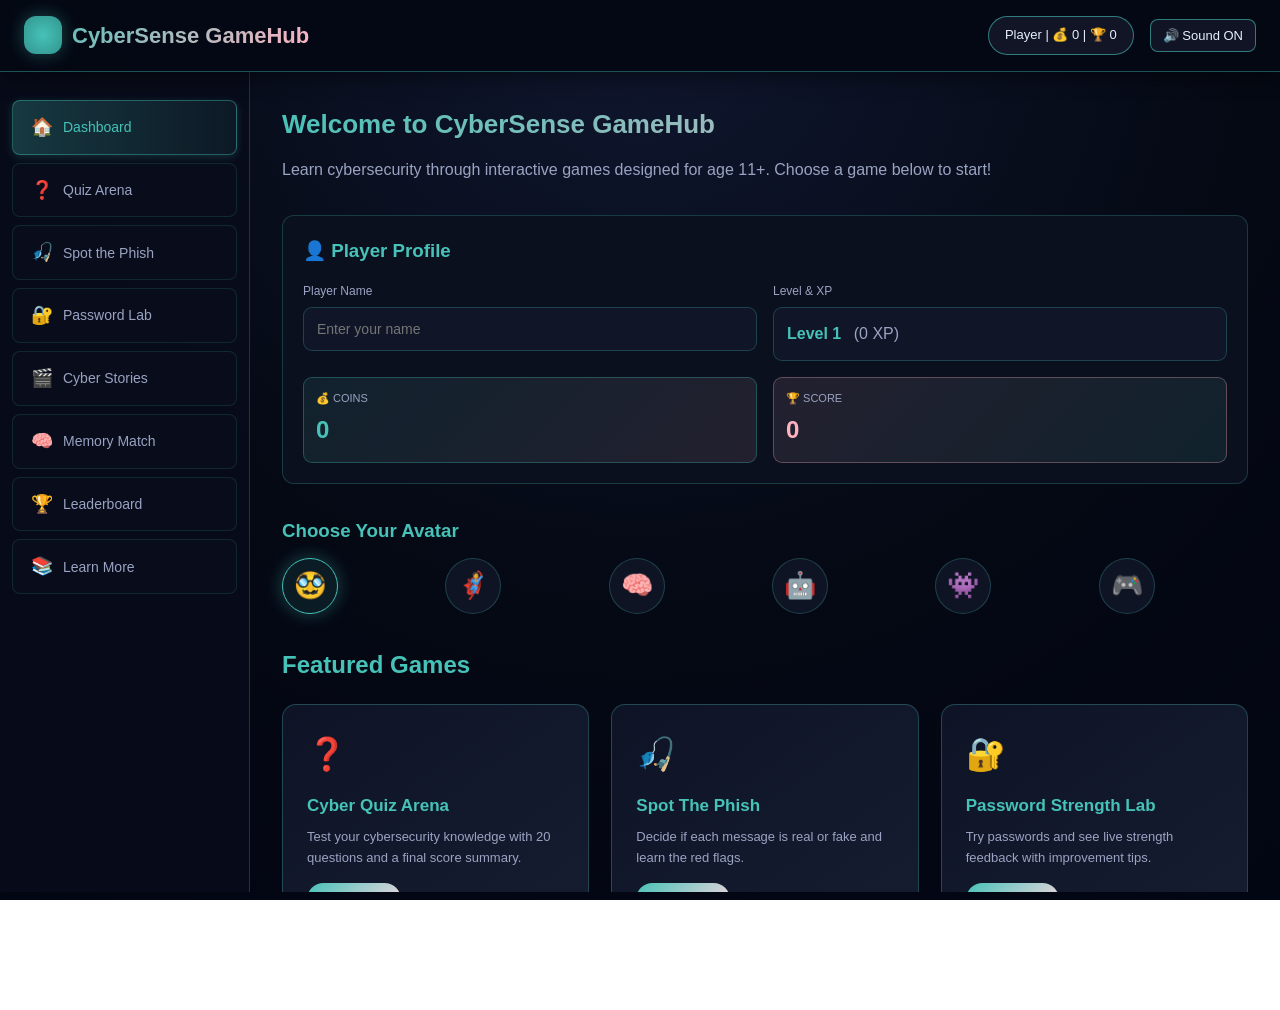
<file: index.html>
<!DOCTYPE html>
<html lang="en">

<head>
    <meta charset="UTF-8">
    <meta name="viewport" content="width=device-width, initial-scale=1.0">
    <title>CyberSense GameHub - Learn Cybersecurity Through Games</title>
    <link rel="stylesheet" href="styles.css">
</head>

<body>
    <!-- Header -->
    <header>
        <div class="logo">
            <div class="logo-icon">🛡️</div>
            <span>CyberSense GameHub</span>
        </div>
        <div class="header-info">
            <div class="player-badge">
                <span id="playerName">Player</span> | 💰 <span id="headerCoins">0</span> | 🏆 <span
                    id="totalScore">0</span>
            </div>
            <button class="sound-toggle" id="soundToggle">🔊 Sound ON</button>
        </div>
    </header>

    <!-- Main Container -->
    <div class="container">
        <!-- Sidebar -->
        <aside class="sidebar">
            <div class="nav-item active" data-section="dashboard">
                <span class="nav-icon">🏠</span>
                <span>Dashboard</span>
            </div>
            <div class="nav-item" data-section="quiz">
                <span class="nav-icon">❓</span>
                <span>Quiz Arena</span>
            </div>
            <div class="nav-item" data-section="phishing">
                <span class="nav-icon">🎣</span>
                <span>Spot the Phish</span>
            </div>
            <div class="nav-item" data-section="password">
                <span class="nav-icon">🔐</span>
                <span>Password Lab</span>
            </div>
            <div class="nav-item" data-section="scenario">
                <span class="nav-icon">🎬</span>
                <span>Cyber Stories</span>
            </div>
            <div class="nav-item" data-section="memory">
                <span class="nav-icon">🧠</span>
                <span>Memory Match</span>
            </div>
            <div class="nav-item" data-section="leaderboard">
                <span class="nav-icon">🏆</span>
                <span>Leaderboard</span>
            </div>
            <div class="nav-item" data-section="learn">
                <span class="nav-icon">📚</span>
                <span>Learn More</span>
            </div>
        </aside>

        <!-- Main Content -->
        <main class="main-content">

            <!-- Dashboard Section -->
            <section class="content-section active" id="dashboard">
                <h1 class="game-title-large" style="margin-bottom: 12px;">Welcome to CyberSense GameHub</h1>
                <p style="color: var(--color-text-secondary); margin-bottom: 32px;">
                    Learn cybersecurity through interactive games designed for age 11+. Choose a game below to start!
                </p>

                <!-- Player Profile -->
                <div
                    style="margin-bottom: 32px; background: rgba(12, 17, 32, 0.96); border: 1px solid rgba(70, 194, 184, 0.24); border-radius: 12px; padding: 20px;">
                    <h3 style="color: var(--color-primary); margin-bottom: 16px;">👤 Player Profile</h3>
                    <div style="display: grid; grid-template-columns: 1fr 1fr; gap: 16px; margin-bottom: 16px;">
                        <div>
                            <label
                                style="display: block; font-size: 12px; color: var(--color-text-secondary); margin-bottom: 6px;">Player
                                Name</label>
                            <input type="text" id="playerNameInput" class="password-input" placeholder="Enter your name"
                                maxlength="20" style="width: 100%;">
                        </div>
                        <div>
                            <label
                                style="display: block; font-size: 12px; color: var(--color-text-secondary); margin-bottom: 6px;">Level
                                & XP</label>
                            <div
                                style="background: #101528; padding: 13px; border-radius: 9px; border: 1px solid rgba(70, 194, 184, 0.26);">
                                <span style="color: var(--color-primary); font-weight: 700;">Level <span
                                        id="playerLevel">1</span></span>
                                <span style="color: var(--color-text-secondary); margin-left: 8px;">(<span
                                        id="playerXP">0</span> XP)</span>
                            </div>
                        </div>
                    </div>
                    <div style="display: grid; grid-template-columns: 1fr 1fr; gap: 16px;">
                        <div
                            style="background: linear-gradient(135deg, rgba(70, 194, 184, 0.1), rgba(255, 179, 193, 0.1)); padding: 12px; border-radius: 9px; border: 1px solid rgba(70, 194, 184, 0.3);">
                            <div style="font-size: 11px; color: var(--color-text-secondary); margin-bottom: 4px;">💰
                                COINS</div>
                            <div style="font-size: 24px; font-weight: 800; color: var(--color-primary);"
                                id="playerCoins">0</div>
                        </div>
                        <div
                            style="background: linear-gradient(135deg, rgba(255, 179, 193, 0.1), rgba(70, 194, 184, 0.1)); padding: 12px; border-radius: 9px; border: 1px solid rgba(255, 179, 193, 0.3);">
                            <div style="font-size: 11px; color: var(--color-text-secondary); margin-bottom: 4px;">🏆
                                SCORE</div>
                            <div style="font-size: 24px; font-weight: 800; color: var(--color-accent);"
                                id="playerScore">0</div>
                        </div>
                    </div>
                </div>

                <!-- Avatar Selector -->
                <div style="margin-bottom: 32px;">
                    <h3 style="color: var(--color-primary); margin-bottom: 12px;">Choose Your Avatar</h3>
                    <div class="avatar-grid">
                        <div class="avatar-option selected" data-avatar="🥸">🥸</div>
                        <div class="avatar-option" data-avatar="🦸">🦸</div>
                        <div class="avatar-option" data-avatar="🧠">🧠</div>
                        <div class="avatar-option" data-avatar="🤖">🤖</div>
                        <div class="avatar-option" data-avatar="👾">👾</div>
                        <div class="avatar-option" data-avatar="🎮">🎮</div>
                    </div>
                </div>

                <h2 style="color: var(--color-primary); margin-bottom: 20px;">Featured Games</h2>
                <div class="dashboard-grid">
                    <div class="game-card" data-game="quiz">
                        <div class="game-icon">❓</div>
                        <div class="game-title">Cyber Quiz Arena</div>
                        <p class="game-desc">Test your cybersecurity knowledge with 20 questions and a final score
                            summary.</p>
                        <button class="play-btn">Play Now</button>
                    </div>

                    <div class="game-card" data-game="phishing">
                        <div class="game-icon">🎣</div>
                        <div class="game-title">Spot The Phish</div>
                        <p class="game-desc">Decide if each message is real or fake and learn the red flags.</p>
                        <button class="play-btn">Play Now</button>
                    </div>

                    <div class="game-card" data-game="password">
                        <div class="game-icon">🔐</div>
                        <div class="game-title">Password Strength Lab</div>
                        <p class="game-desc">Try passwords and see live strength feedback with improvement tips.</p>
                        <button class="play-btn">Play Now</button>
                    </div>

                    <div class="game-card" data-game="scenario">
                        <div class="game-icon">🎬</div>
                        <div class="game-title">Cyber Scenario Simulator</div>
                        <p class="game-desc">Choose your path in mini stories and see good or bad outcomes.</p>
                        <button class="play-btn">Play Now</button>
                    </div>

                    <div class="game-card" data-game="memory">
                        <div class="game-icon">🧠</div>
                        <div class="game-title">Memory Match</div>
                        <p class="game-desc">Match cyber terms with their meanings in a quick memory challenge.</p>
                        <button class="play-btn">Play Now</button>
                    </div>

                    <div class="game-card" data-game="leaderboard">
                        <div class="game-icon">🏆</div>
                        <div class="game-title">Leaderboard</div>
                        <p class="game-desc">See top players and scores saved on this device.</p>
                        <button class="play-btn">View Scores</button>
                    </div>
                </div>
            </section>

            <!-- Quiz Section -->
            <section class="content-section" id="quiz">
                <div class="game-header">
                    <h1 class="game-title-large">Cyber Quiz Arena</h1>
                    <button class="back-btn" onclick="goToDashboard()">← Back</button>
                </div>
                <div class="game-screen" id="quizScreen">
                    <div
                        style="display: flex; justify-content: space-between; align-items: center; margin-bottom: 12px;">
                        <div class="progress-bar" style="flex: 1; margin-right: 16px;">
                            <div class="progress-fill" id="quizProgress" style="width: 0%"></div>
                        </div>
                        <div id="quizTimer"
                            style="font-size: 20px; font-weight: 700; color: var(--color-primary); min-width: 80px; text-align: right;">
                            ⏱️ <span id="quizTimeDisplay">--:--</span>
                        </div>
                    </div>
                    <div class="question-container" id="quizContainer"></div>
                    <button class="btn btn-primary" id="nextQuizBtn" style="width: 100%;" onclick="nextQuestion()">Next
                        Question</button>
                </div>
                <div id="quizSummary" style="display: none; animation: fadeIn 0.45s ease;">
                    <h2 style="color: var(--color-primary); margin-bottom: 24px;">Quiz Complete!</h2>
                    <div class="score-summary">
                        <div class="score-box">
                            <div class="score-label">Your Score</div>
                            <div class="score-value" id="quizFinalScore">0/20</div>
                        </div>
                        <div class="score-box">
                            <div class="score-label">Accuracy</div>
                            <div class="score-value" id="quizAccuracy">0%</div>
                        </div>
                        <div class="score-box">
                            <div class="score-label">Time</div>
                            <div class="score-value" id="quizTime" style="font-size: 22px;">0:00</div>
                        </div>
                        <div class="score-box">
                            <div class="score-label">Speed Bonus</div>
                            <div class="score-value" id="quizSpeedBonus"
                                style="font-size: 22px; color: var(--color-accent);">+0 🪙</div>
                        </div>
                    </div>
                    <button class="btn btn-primary" onclick="resetQuiz()" style="width: 100%; margin-top: 24px;">Play
                        Again</button>
                    <button class="btn btn-secondary" onclick="goToDashboard()"
                        style="width: 100%; margin-top: 12px;">Back to Dashboard</button>
                </div>
            </section>

            <!-- Phishing Section -->
            <section class="content-section" id="phishing">
                <div class="game-header">
                    <h1 class="game-title-large">Spot The Phish</h1>
                    <button class="back-btn" onclick="goToDashboard()">← Back</button>
                </div>
                <div class="game-screen">
                    <div style="margin-bottom: 18px;">
                        <span style="color: var(--color-text-secondary);">Message <span id="phishCount">1</span> /
                            10</span>
                        <div class="progress-bar" style="margin-top: 8px;">
                            <div class="progress-fill" id="phishProgress" style="width: 10%"></div>
                        </div>
                    </div>
                    <div id="phishingContainer"></div>
                    <div id="phishingSummary" style="display: none; animation: fadeIn 0.45s ease;">
                        <h2 style="color: var(--color-primary); margin-bottom: 24px;">Challenge Complete!</h2>
                        <div class="score-summary">
                            <div class="score-box">
                                <div class="score-label">Correct</div>
                                <div class="score-value" id="phishScore">0/10</div>
                            </div>
                            <div class="score-box">
                                <div class="score-label">Accuracy</div>
                                <div class="score-value" id="phishAccuracy">0%</div>
                            </div>
                        </div>
                        <button class="btn btn-primary" onclick="resetPhishing()"
                            style="width: 100%; margin-top: 24px;">Try Again</button>
                        <button class="btn btn-secondary" onclick="goToDashboard()"
                            style="width: 100%; margin-top: 12px;">Back to Dashboard</button>
                    </div>
                </div>
            </section>

            <!-- Password Lab Section -->
            <section class="content-section" id="password">
                <div class="game-header">
                    <h1 class="game-title-large">Password Strength Lab</h1>
                    <button class="back-btn" onclick="goToDashboard()">← Back</button>
                </div>
                <div class="game-screen">
                    <h2 style="color: var(--color-primary); margin-bottom: 16px;">Test Your Password Strength</h2>
                    <div class="password-input-group">
                        <input type="text" id="passwordInput" class="password-input"
                            placeholder="Type a password to test..." oninput="checkPasswordStrength()">
                        <div class="strength-meter">
                            <div class="strength-bar" id="strengthBar"></div>
                        </div>
                        <div class="strength-text" id="strengthText">Enter a password</div>
                        <div class="strength-criteria">
                            <div class="criteria-item" id="crit1">
                                <div class="criteria-check">✓</div>
                                <span>8+ chars</span>
                            </div>
                            <div class="criteria-item" id="crit2">
                                <div class="criteria-check">✓</div>
                                <span>Uppercase</span>
                            </div>
                            <div class="criteria-item" id="crit3">
                                <div class="criteria-check">✓</div>
                                <span>Numbers</span>
                            </div>
                            <div class="criteria-item" id="crit4">
                                <div class="criteria-check">✓</div>
                                <span>Special char</span>
                            </div>
                        </div>
                    </div>

                    <h3 style="color: var(--color-primary); margin: 30px 0 16px 0;">Examples of Weak Passwords</h3>
                    <div
                        style="background: rgba(255, 107, 129, 0.08); border: 1px solid var(--color-error); border-radius: 10px; padding: 16px; margin-bottom: 20px;">
                        <div style="font-family: monospace; color: var(--color-error); margin: 6px 0;">password123</div>
                        <div style="font-family: monospace; color: var(--color-error); margin: 6px 0;">123456</div>
                        <div style="font-family: monospace; color: var(--color-error); margin: 6px 0;">qwerty</div>
                        <div style="font-family: monospace; color: var(--color-error); margin: 6px 0;">john2010</div>
                        <p style="font-size: 12px; color: var(--color-text-secondary); margin-top: 10px;">These are very
                            easy for attackers to guess or crack.</p>
                    </div>

                    <h3 style="color: var(--color-primary); margin: 30px 0 16px 0;">Example of a Strong Password</h3>
                    <div
                        style="background: rgba(125, 220, 139, 0.08); border: 1px solid var(--color-success); border-radius: 10px; padding: 16px;">
                        <div style="font-family: monospace; color: var(--color-success); margin: 6px 0;">
                            Tr0p!c@lSunset42#Mix</div>
                        <p style="font-size: 12px; color: var(--color-text-secondary); margin-top: 10px;">Long, random,
                            and mixes uppercase, lowercase, numbers, and special characters.</p>
                    </div>

                    <div
                        style="background: rgba(70, 194, 184, 0.08); border: 1px solid rgba(70, 194, 184, 0.32); border-radius: 10px; padding: 16px; margin-top: 20px;">
                        <strong>Tip:</strong> Use passphrases like "BlueCar-7-Elephant-Moon!" for strong and memorable
                        passwords.
                    </div>
                </div>
            </section>

            <!-- Scenario Section -->
            <section class="content-section" id="scenario">
                <div class="game-header">
                    <h1 class="game-title-large">Cyber Scenario Simulator</h1>
                    <button class="back-btn" onclick="goToDashboard()">← Back</button>
                </div>
                <div class="game-screen" id="scenarioContainer"></div>
            </section>

            <!-- Memory Match Section -->
            <section class="content-section" id="memory">
                <div class="game-header">
                    <h1 class="game-title-large">Memory Match</h1>
                    <button class="back-btn" onclick="goToDashboard()">← Back</button>
                </div>
                <div class="game-screen">
                    <div
                        style="margin-bottom: 16px; display: flex; justify-content: space-between; flex-wrap: wrap; gap: 8px;">
                        <div><span style="color: var(--color-text-secondary);">Matches: <strong
                                    id="memoryMatches">0</strong>/6</span></div>
                        <div><span style="color: var(--color-text-secondary);">Moves: <strong
                                    id="memoryMoves">0</strong></span></div>
                        <div><span style="color: var(--color-text-secondary);">⏱️ Time: <strong
                                    id="memoryTime">0:00</strong></span></div>
                    </div>
                    <div class="game-board" id="memoryBoard"></div>
                    <div id="memorySummary" style="display: none; animation: fadeIn 0.45s ease;">
                        <h2 style="color: var(--color-primary); margin-bottom: 24px;">Game Complete!</h2>
                        <div class="score-summary">
                            <div class="score-box">
                                <div class="score-label">Total Moves</div>
                                <div class="score-value" id="memoryFinalMoves">0</div>
                            </div>
                            <div class="score-box">
                                <div class="score-label">Time</div>
                                <div class="score-value" id="memoryFinalTime" style="font-size: 22px;">0:00</div>
                            </div>
                            <div class="score-box">
                                <div class="score-label">Speed Bonus</div>
                                <div class="score-value" id="memorySpeedBonus"
                                    style="font-size: 22px; color: var(--color-accent);">+0 🪙</div>
                            </div>
                        </div>
                        <button class="btn btn-primary" onclick="resetMemory()"
                            style="width: 100%; margin-top: 24px;">Play Again</button>
                        <button class="btn btn-secondary" onclick="goToDashboard()"
                            style="width: 100%; margin-top: 12px;">Back to Dashboard</button>
                    </div>
                </div>
            </section>

            <!-- Leaderboard Section -->
            <section class="content-section" id="leaderboard">
                <div class="game-header">
                    <h1 class="game-title-large">Global Leaderboard</h1>
                    <button class="back-btn" onclick="goToDashboard()">← Back</button>
                </div>
                <div class="game-screen">
                    <p style="color: var(--color-text-secondary); margin-bottom: 18px;">Top 10 players based on scores
                        on this device.</p>
                    <table class="leaderboard-table" id="leaderboardTable">
                        <thead>
                            <tr>
                                <th style="width: 60px;">Rank</th>
                                <th>Player</th>
                                <th style="width: 120px;">Score</th>
                                <th style="width: 150px;">Last Updated</th>
                            </tr>
                        </thead>
                        <tbody id="leaderboardBody"></tbody>
                    </table>
                    <button class="btn btn-secondary" onclick="goToDashboard()"
                        style="width: 100%; margin-top: 24px;">Back to Dashboard</button>
                </div>
            </section>

            <!-- Learn More Section -->
            <section class="content-section" id="learn">
                <div class="game-header">
                    <h1 class="game-title-large">Learn Cybersecurity Basics</h1>
                    <button class="back-btn" onclick="goToDashboard()">← Back</button>
                </div>
                <div class="game-screen">
                    <p style="color: var(--color-text-secondary); margin-bottom: 24px;">Explore key cybersecurity terms
                        explained in simple language.</p>
                    <div class="terms-grid" id="termsGrid"></div>
                    <button class="btn btn-secondary" onclick="goToDashboard()"
                        style="width: 100%; margin-top: 24px;">Back to Dashboard</button>
                </div>
            </section>
        </main>
    </div>

    <footer class="main-footer">
        <div class="footer-content">
            <p>© 2025 CyberSense GameHub. All rights reserved.</p>
            <p class="site-credit">
                Designed & developed by <a href="https://github.com/naziulsiam" target="_blank"
                    rel="noopener noreferrer" class="developer-link">Ali Siam</a> – Cyber Security Enthusiast
            </p>
            <p style="margin-top: 8px;">
                <a href="https://lsbu-zeroday.netlify.app/" target="_blank" rel="noopener noreferrer"
                    class="linktree-link">
                    🔗 Visit LSBU ZeroDay Team
                </a>
            </p>
        </div>
    </footer>

    <script src="script.js"></script>
</body>

</html>
</file>
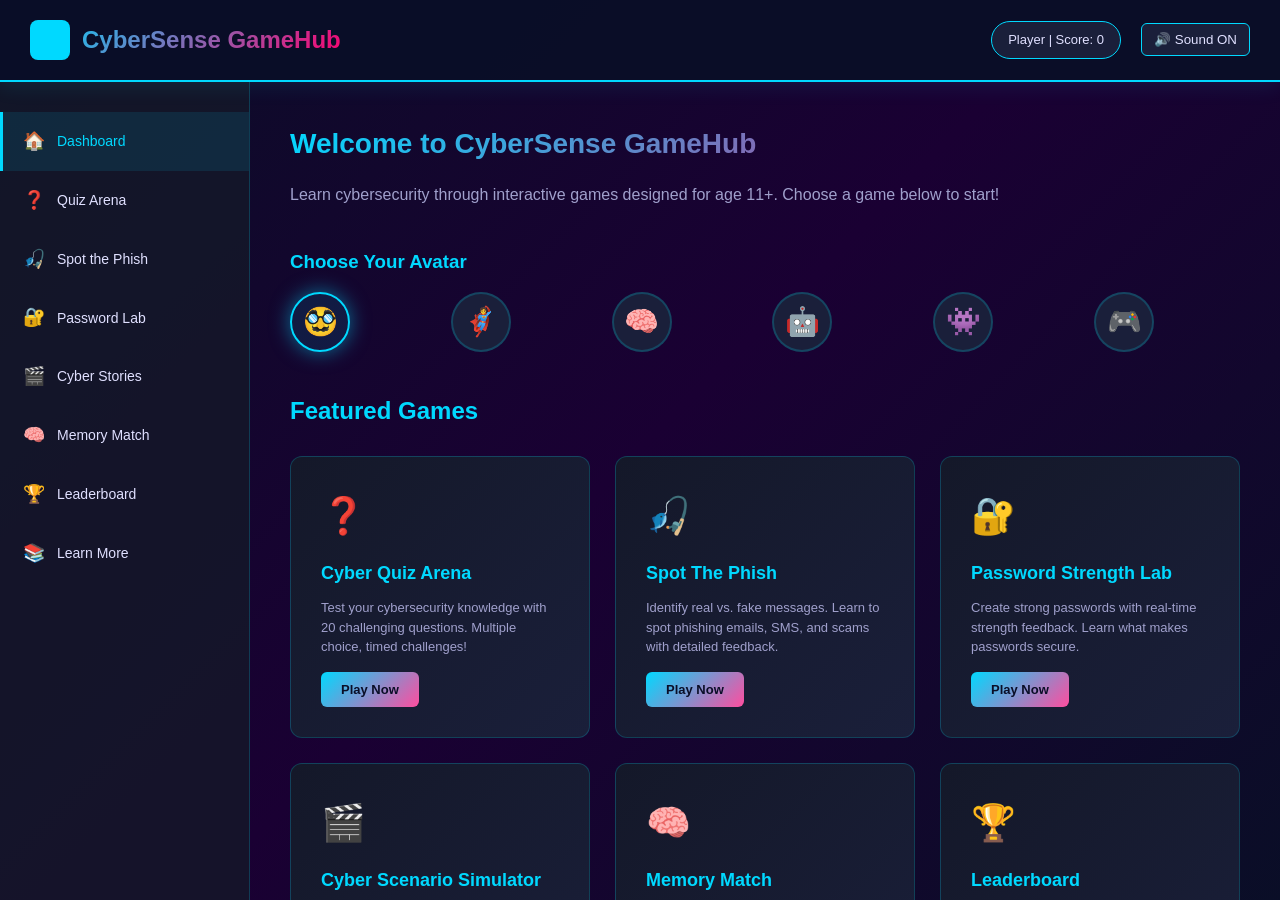
<file: cybersense.html>
<!DOCTYPE html>
<html lang="en">
<head>
    <meta charset="UTF-8">
    <meta name="viewport" content="width=device-width, initial-scale=1.0">
    <title>CyberSense GameHub - Learn Cybersecurity Through Games</title>
    <style>
        :root {
            --color-bg-primary: #0a0e27;
            --color-bg-secondary: #141829;
            --color-bg-tertiary: #1a1f3a;
            --color-primary: #00d9ff;
            --color-primary-dark: #0099cc;
            --color-accent: #ff006e;
            --color-accent-light: #ff4d9f;
            --color-success: #00ff41;
            --color-warning: #ffa500;
            --color-error: #ff0055;
            --color-text: #e0e0ff;
            --color-text-secondary: #a0a0cc;
            --glow-primary: 0 0 20px rgba(0, 217, 255, 0.5);
            --glow-accent: 0 0 20px rgba(255, 0, 110, 0.5);
            --transition: all 0.3s cubic-bezier(0.16, 1, 0.3, 1);
        }

        * {
            margin: 0;
            padding: 0;
            box-sizing: border-box;
        }

        html, body {
            width: 100%;
            height: 100%;
            background: linear-gradient(135deg, var(--color-bg-primary) 0%, #1a0033 50%, var(--color-bg-primary) 100%);
            color: var(--color-text);
            font-family: 'Segoe UI', Tahoma, Geneva, Verdana, sans-serif;
            line-height: 1.6;
            overflow-x: hidden;
        }

        /* Header */
        header {
            background: rgba(10, 14, 39, 0.95);
            border-bottom: 2px solid var(--color-primary);
            padding: 20px 30px;
            display: flex;
            justify-content: space-between;
            align-items: center;
            box-shadow: 0 4px 20px rgba(0, 217, 255, 0.1);
            position: sticky;
            top: 0;
            z-index: 100;
        }

        .logo {
            display: flex;
            align-items: center;
            gap: 12px;
            font-size: 24px;
            font-weight: 800;
            background: linear-gradient(135deg, var(--color-primary), var(--color-accent));
            -webkit-background-clip: text;
            -webkit-text-fill-color: transparent;
            background-clip: text;
        }

        .logo-icon {
            width: 40px;
            height: 40px;
            background: var(--color-primary);
            border-radius: 8px;
            display: flex;
            align-items: center;
            justify-content: center;
            font-weight: bold;
            color: var(--color-bg-primary);
            font-size: 20px;
        }

        .header-info {
            display: flex;
            align-items: center;
            gap: 20px;
        }

        .player-badge {
            background: var(--color-bg-tertiary);
            padding: 8px 16px;
            border-radius: 20px;
            border: 1px solid var(--color-primary);
            font-size: 13px;
        }

        .sound-toggle {
            background: var(--color-bg-tertiary);
            border: 1px solid var(--color-primary);
            padding: 8px 12px;
            border-radius: 6px;
            cursor: pointer;
            transition: var(--transition);
            color: var(--color-text);
        }

        .sound-toggle:hover {
            box-shadow: var(--glow-primary);
        }

        /* Main Container */
        .container {
            display: flex;
            height: calc(100vh - 80px);
            overflow: hidden;
        }

        /* Sidebar Navigation */
        .sidebar {
            width: 250px;
            background: rgba(20, 24, 41, 0.8);
            border-right: 1px solid rgba(0, 217, 255, 0.2);
            padding: 30px 0;
            overflow-y: auto;
            display: flex;
            flex-direction: column;
        }

        .nav-item {
            padding: 15px 20px;
            cursor: pointer;
            border-left: 3px solid transparent;
            transition: var(--transition);
            font-size: 14px;
            display: flex;
            align-items: center;
            gap: 12px;
        }

        .nav-item.active {
            border-left-color: var(--color-primary);
            background: rgba(0, 217, 255, 0.1);
            color: var(--color-primary);
        }

        .nav-item:hover {
            background: rgba(0, 217, 255, 0.05);
            color: var(--color-primary);
        }

        .nav-icon {
            font-size: 18px;
        }

        /* Main Content */
        .main-content {
            flex: 1;
            overflow-y: auto;
            padding: 40px;
        }

        .content-section {
            display: none;
        }

        .content-section.active {
            display: block;
            animation: fadeIn 0.5s ease-in;
        }

        @keyframes fadeIn {
            from {
                opacity: 0;
                transform: translateY(10px);
            }
            to {
                opacity: 1;
                transform: translateY(0);
            }
        }

        /* Dashboard Grid */
        .dashboard-grid {
            display: grid;
            grid-template-columns: repeat(auto-fit, minmax(280px, 1fr));
            gap: 25px;
            margin-bottom: 40px;
        }

        .game-card {
            background: linear-gradient(135deg, var(--color-bg-secondary), var(--color-bg-tertiary));
            border: 1px solid rgba(0, 217, 255, 0.2);
            border-radius: 12px;
            padding: 30px;
            cursor: pointer;
            transition: var(--transition);
            position: relative;
            overflow: hidden;
        }

        .game-card::before {
            content: '';
            position: absolute;
            top: 0;
            left: 0;
            right: 0;
            height: 3px;
            background: linear-gradient(90deg, var(--color-primary), var(--color-accent));
            opacity: 0;
            transition: var(--transition);
        }

        .game-card:hover {
            border-color: var(--color-primary);
            box-shadow: var(--glow-primary);
            transform: translateY(-5px);
        }

        .game-card:hover::before {
            opacity: 1;
        }

        .game-icon {
            font-size: 36px;
            margin-bottom: 15px;
        }

        .game-title {
            font-size: 18px;
            font-weight: 700;
            margin-bottom: 10px;
            color: var(--color-primary);
        }

        .game-desc {
            font-size: 13px;
            color: var(--color-text-secondary);
            margin-bottom: 15px;
            line-height: 1.5;
        }

        .play-btn {
            background: linear-gradient(135deg, var(--color-primary), var(--color-accent-light));
            border: none;
            color: var(--color-bg-primary);
            padding: 10px 20px;
            border-radius: 6px;
            font-weight: 600;
            cursor: pointer;
            transition: var(--transition);
            font-size: 13px;
        }

        .play-btn:hover {
            transform: scale(1.05);
            box-shadow: var(--glow-primary);
        }

        /* Game Screen */
        .game-screen {
            max-width: 800px;
            margin: 0 auto;
        }

        .game-header {
            display: flex;
            justify-content: space-between;
            align-items: center;
            margin-bottom: 30px;
            padding-bottom: 20px;
            border-bottom: 1px solid rgba(0, 217, 255, 0.2);
        }

        .game-title-large {
            font-size: 28px;
            font-weight: 800;
            background: linear-gradient(135deg, var(--color-primary), var(--color-accent));
            -webkit-background-clip: text;
            -webkit-text-fill-color: transparent;
            background-clip: text;
        }

        .back-btn {
            background: var(--color-bg-tertiary);
            border: 1px solid var(--color-primary);
            color: var(--color-primary);
            padding: 10px 20px;
            border-radius: 6px;
            cursor: pointer;
            transition: var(--transition);
            font-weight: 600;
        }

        .back-btn:hover {
            box-shadow: var(--glow-primary);
        }

        /* Quiz */
        .progress-bar {
            width: 100%;
            height: 8px;
            background: var(--color-bg-tertiary);
            border-radius: 10px;
            margin-bottom: 30px;
            overflow: hidden;
            border: 1px solid rgba(0, 217, 255, 0.2);
        }

        .progress-fill {
            height: 100%;
            background: linear-gradient(90deg, var(--color-primary), var(--color-accent));
            border-radius: 10px;
            transition: width 0.4s ease;
        }

        .question-container {
            background: var(--color-bg-tertiary);
            border: 1px solid rgba(0, 217, 255, 0.2);
            border-radius: 10px;
            padding: 30px;
            margin-bottom: 30px;
        }

        .question-text {
            font-size: 18px;
            font-weight: 600;
            margin-bottom: 25px;
            color: var(--color-primary);
        }

        .option-btn {
            width: 100%;
            padding: 15px 20px;
            margin-bottom: 12px;
            background: var(--color-bg-secondary);
            border: 2px solid rgba(0, 217, 255, 0.3);
            color: var(--color-text);
            border-radius: 8px;
            cursor: pointer;
            transition: var(--transition);
            text-align: left;
            font-size: 14px;
        }

        .option-btn:hover {
            border-color: var(--color-primary);
            box-shadow: var(--glow-primary);
            transform: translateX(5px);
        }

        .option-btn.selected {
            border-color: var(--color-primary);
            background: rgba(0, 217, 255, 0.1);
        }

        .option-btn.correct {
            border-color: var(--color-success);
            background: rgba(0, 255, 65, 0.1);
            color: var(--color-success);
        }

        .option-btn.incorrect {
            border-color: var(--color-error);
            background: rgba(255, 0, 85, 0.1);
            color: var(--color-error);
        }

        /* Phishing Game */
        .message-card {
            background: var(--color-bg-tertiary);
            border: 1px solid rgba(0, 217, 255, 0.2);
            border-radius: 10px;
            padding: 20px;
            margin-bottom: 25px;
            position: relative;
            overflow: hidden;
        }

        .message-type {
            font-size: 11px;
            font-weight: 700;
            text-transform: uppercase;
            color: var(--color-primary);
            margin-bottom: 10px;
            letter-spacing: 1px;
        }

        .message-content {
            font-size: 14px;
            line-height: 1.6;
            margin-bottom: 15px;
            color: var(--color-text);
        }

        .phish-buttons {
            display: grid;
            grid-template-columns: 1fr 1fr;
            gap: 15px;
        }

        .phish-btn {
            padding: 12px 20px;
            border: 2px solid;
            border-radius: 8px;
            cursor: pointer;
            font-weight: 600;
            transition: var(--transition);
            font-size: 14px;
        }

        .phish-btn.real {
            border-color: var(--color-success);
            color: var(--color-success);
            background: rgba(0, 255, 65, 0.05);
        }

        .phish-btn.real:hover {
            background: rgba(0, 255, 65, 0.15);
            box-shadow: 0 0 20px rgba(0, 255, 65, 0.3);
        }

        .phish-btn.fake {
            border-color: var(--color-error);
            color: var(--color-error);
            background: rgba(255, 0, 85, 0.05);
        }

        .phish-btn.fake:hover {
            background: rgba(255, 0, 85, 0.15);
            box-shadow: 0 0 20px rgba(255, 0, 85, 0.3);
        }

        /* Feedback Box */
        .feedback-box {
            background: var(--color-bg-tertiary);
            border: 1px solid;
            border-radius: 10px;
            padding: 20px;
            margin-top: 20px;
            animation: slideUp 0.4s ease;
        }

        .feedback-box.correct {
            border-color: var(--color-success);
            background: rgba(0, 255, 65, 0.1);
        }

        .feedback-box.incorrect {
            border-color: var(--color-error);
            background: rgba(255, 0, 85, 0.1);
        }

        @keyframes slideUp {
            from {
                opacity: 0;
                transform: translateY(10px);
            }
            to {
                opacity: 1;
                transform: translateY(0);
            }
        }

        .feedback-title {
            font-weight: 700;
            margin-bottom: 8px;
            font-size: 14px;
        }

        .feedback-text {
            font-size: 13px;
            line-height: 1.5;
        }

        /* Password Meter */
        .password-input-group {
            margin-bottom: 25px;
        }

        .password-input {
            width: 100%;
            padding: 15px;
            background: var(--color-bg-tertiary);
            border: 2px solid rgba(0, 217, 255, 0.2);
            border-radius: 8px;
            color: var(--color-text);
            font-size: 14px;
            transition: var(--transition);
        }

        .password-input:focus {
            outline: none;
            border-color: var(--color-primary);
            box-shadow: var(--glow-primary);
        }

        .strength-meter {
            height: 8px;
            background: var(--color-bg-tertiary);
            border-radius: 10px;
            margin-top: 12px;
            overflow: hidden;
            border: 1px solid rgba(0, 217, 255, 0.2);
        }

        .strength-bar {
            height: 100%;
            width: 0%;
            background: var(--color-error);
            transition: width 0.4s ease, background 0.4s ease;
        }

        .strength-bar.weak {
            background: var(--color-error);
            width: 20%;
        }

        .strength-bar.fair {
            background: var(--color-warning);
            width: 50%;
        }

        .strength-bar.good {
            background: #00aa66;
            width: 75%;
        }

        .strength-bar.strong {
            background: var(--color-success);
            width: 100%;
        }

        .strength-text {
            font-size: 12px;
            margin-top: 8px;
            font-weight: 600;
        }

        .strength-criteria {
            font-size: 12px;
            margin-top: 15px;
            display: grid;
            grid-template-columns: 1fr 1fr;
            gap: 8px;
        }

        .criteria-item {
            display: flex;
            align-items: center;
            gap: 8px;
            color: var(--color-text-secondary);
        }

        .criteria-check {
            width: 16px;
            height: 16px;
            border-radius: 3px;
            border: 1px solid currentColor;
            display: flex;
            align-items: center;
            justify-content: center;
            font-size: 11px;
        }

        .criteria-item.met {
            color: var(--color-success);
        }

        .criteria-item.met .criteria-check {
            background: var(--color-success);
            color: var(--color-bg-primary);
        }

        /* Scenario Game */
        .scenario-content {
            background: var(--color-bg-tertiary);
            border: 1px solid rgba(0, 217, 255, 0.2);
            border-radius: 10px;
            padding: 30px;
            margin-bottom: 25px;
        }

        .scenario-text {
            font-size: 16px;
            line-height: 1.8;
            margin-bottom: 25px;
            color: var(--color-text);
        }

        .choice-btn {
            width: 100%;
            padding: 15px 20px;
            margin-bottom: 12px;
            background: var(--color-bg-secondary);
            border: 2px solid rgba(0, 217, 255, 0.3);
            color: var(--color-text);
            border-radius: 8px;
            cursor: pointer;
            transition: var(--transition);
            font-size: 14px;
            text-align: left;
        }

        .choice-btn:hover {
            border-color: var(--color-primary);
            box-shadow: var(--glow-primary);
            transform: translateX(5px);
        }

        .outcome-box {
            background: var(--color-bg-secondary);
            border-left: 4px solid;
            border-radius: 8px;
            padding: 20px;
            margin-top: 20px;
            animation: slideUp 0.4s ease;
        }

        .outcome-box.good {
            border-color: var(--color-success);
            background: rgba(0, 255, 65, 0.05);
        }

        .outcome-box.bad {
            border-color: var(--color-error);
            background: rgba(255, 0, 85, 0.05);
        }

        .outcome-title {
            font-weight: 700;
            margin-bottom: 10px;
            font-size: 15px;
        }

        .outcome-text {
            font-size: 13px;
            line-height: 1.6;
        }

        /* Memory Match */
        .game-board {
            display: grid;
            grid-template-columns: repeat(auto-fit, minmax(100px, 1fr));
            gap: 15px;
            margin-bottom: 30px;
        }

        .memory-card {
            aspect-ratio: 1;
            background: linear-gradient(135deg, var(--color-bg-secondary), var(--color-bg-tertiary));
            border: 2px solid rgba(0, 217, 255, 0.3);
            border-radius: 10px;
            cursor: pointer;
            transition: var(--transition);
            display: flex;
            align-items: center;
            justify-content: center;
            font-weight: 600;
            font-size: 12px;
            text-align: center;
            padding: 10px;
            color: transparent;
        }

        .memory-card:hover:not(.matched) {
            border-color: var(--color-primary);
            box-shadow: var(--glow-primary);
            transform: scale(1.05);
        }

        .memory-card.flipped {
            color: var(--color-primary);
            background: rgba(0, 217, 255, 0.1);
            border-color: var(--color-primary);
        }

        .memory-card.matched {
            border-color: var(--color-success);
            color: var(--color-success);
            background: rgba(0, 255, 65, 0.1);
            cursor: default;
        }

        /* Leaderboard */
        .leaderboard-table {
            width: 100%;
            border-collapse: collapse;
            margin-top: 20px;
        }

        .leaderboard-table thead tr {
            background: rgba(0, 217, 255, 0.1);
            border-bottom: 2px solid var(--color-primary);
        }

        .leaderboard-table th {
            padding: 15px;
            text-align: left;
            color: var(--color-primary);
            font-weight: 700;
            font-size: 13px;
        }

        .leaderboard-table td {
            padding: 15px;
            border-bottom: 1px solid rgba(0, 217, 255, 0.1);
            font-size: 14px;
        }

        .leaderboard-table tr:hover {
            background: rgba(0, 217, 255, 0.05);
        }

        .rank-badge {
            display: inline-flex;
            align-items: center;
            justify-content: center;
            width: 32px;
            height: 32px;
            border-radius: 50%;
            font-weight: 700;
            font-size: 14px;
        }

        .rank-badge.gold {
            background: rgba(255, 215, 0, 0.2);
            color: #ffd700;
            border: 2px solid #ffd700;
        }

        .rank-badge.silver {
            background: rgba(192, 192, 192, 0.2);
            color: #c0c0c0;
            border: 2px solid #c0c0c0;
        }

        .rank-badge.bronze {
            background: rgba(205, 127, 50, 0.2);
            color: #cd7f32;
            border: 2px solid #cd7f32;
        }

        /* Score Summary */
        .score-summary {
            display: grid;
            grid-template-columns: repeat(auto-fit, minmax(200px, 1fr));
            gap: 20px;
            margin-bottom: 30px;
        }

        .score-box {
            background: var(--color-bg-tertiary);
            border: 1px solid rgba(0, 217, 255, 0.2);
            border-radius: 10px;
            padding: 25px;
            text-align: center;
        }

        .score-label {
            font-size: 12px;
            text-transform: uppercase;
            letter-spacing: 1px;
            color: var(--color-text-secondary);
            margin-bottom: 10px;
            font-weight: 700;
        }

        .score-value {
            font-size: 32px;
            font-weight: 800;
            background: linear-gradient(135deg, var(--color-primary), var(--color-accent));
            -webkit-background-clip: text;
            -webkit-text-fill-color: transparent;
            background-clip: text;
        }

        /* Confetti Animation */
        @keyframes confetti-fall {
            to {
                transform: translateY(100vh) rotate(360deg);
                opacity: 0;
            }
        }

        .confetti {
            position: fixed;
            width: 10px;
            height: 10px;
            background: var(--color-primary);
            pointer-events: none;
            animation: confetti-fall 3s ease-in forwards;
        }

        /* Avatar Selector */
        .avatar-grid {
            display: grid;
            grid-template-columns: repeat(auto-fit, minmax(60px, 1fr));
            gap: 15px;
            margin-bottom: 25px;
        }

        .avatar-option {
            width: 60px;
            height: 60px;
            border-radius: 50%;
            border: 2px solid rgba(0, 217, 255, 0.2);
            background: var(--color-bg-tertiary);
            cursor: pointer;
            font-size: 28px;
            display: flex;
            align-items: center;
            justify-content: center;
            transition: var(--transition);
        }

        .avatar-option:hover {
            border-color: var(--color-primary);
            transform: scale(1.1);
        }

        .avatar-option.selected {
            border-color: var(--color-primary);
            box-shadow: var(--glow-primary);
            background: rgba(0, 217, 255, 0.1);
        }

        /* Learn More Section */
        .terms-grid {
            display: grid;
            grid-template-columns: repeat(auto-fit, minmax(250px, 1fr));
            gap: 20px;
        }

        .term-card {
            background: var(--color-bg-tertiary);
            border: 1px solid rgba(0, 217, 255, 0.2);
            border-radius: 10px;
            padding: 20px;
        }

        .term-title {
            color: var(--color-primary);
            font-weight: 700;
            margin-bottom: 10px;
            font-size: 15px;
        }

        .term-text {
            font-size: 13px;
            line-height: 1.6;
            color: var(--color-text-secondary);
        }

        /* Buttons Container */
        .button-group {
            display: grid;
            grid-template-columns: repeat(auto-fit, minmax(150px, 1fr));
            gap: 15px;
            margin-top: 25px;
        }

        .btn {
            padding: 12px 24px;
            border: none;
            border-radius: 8px;
            font-weight: 600;
            cursor: pointer;
            transition: var(--transition);
            font-size: 14px;
        }

        .btn-primary {
            background: linear-gradient(135deg, var(--color-primary), var(--color-accent-light));
            color: var(--color-bg-primary);
        }

        .btn-primary:hover {
            transform: translateY(-3px);
            box-shadow: var(--glow-primary);
        }

        .btn-secondary {
            background: var(--color-bg-tertiary);
            border: 1px solid var(--color-primary);
            color: var(--color-primary);
        }

        .btn-secondary:hover {
            background: rgba(0, 217, 255, 0.1);
        }

        /* Responsive */
        @media (max-width: 768px) {
            .container {
                flex-direction: column;
                height: auto;
            }

            .sidebar {
                width: 100%;
                flex-direction: row;
                height: auto;
                padding: 15px;
                overflow-x: auto;
                border-right: none;
                border-bottom: 1px solid rgba(0, 217, 255, 0.2);
            }

            .nav-item {
                padding: 10px 15px;
                white-space: nowrap;
            }

            .main-content {
                padding: 20px;
            }

            .dashboard-grid {
                grid-template-columns: 1fr;
            }

            .game-board {
                grid-template-columns: repeat(3, 1fr);
            }

            .phish-buttons {
                grid-template-columns: 1fr;
            }

            header {
                flex-direction: column;
                gap: 15px;
            }

            .game-header {
                flex-direction: column;
                gap: 15px;
            }
        }

        /* Scrollbar Styling */
        ::-webkit-scrollbar {
            width: 10px;
        }

        ::-webkit-scrollbar-track {
            background: var(--color-bg-secondary);
        }

        ::-webkit-scrollbar-thumb {
            background: var(--color-primary);
            border-radius: 10px;
        }

        ::-webkit-scrollbar-thumb:hover {
            background: var(--color-accent);
        }
    </style>
</head>
<body>
    <!-- Header -->
    <header>
        <div class="logo">
            <div class="logo-icon">🛡️</div>
            <span>CyberSense GameHub</span>
        </div>
        <div class="header-info">
            <div class="player-badge">
                <span id="playerName">Player</span> | Score: <span id="totalScore">0</span>
            </div>
            <button class="sound-toggle" id="soundToggle">🔊 Sound ON</button>
        </div>
    </header>

    <!-- Main Container -->
    <div class="container">
        <!-- Sidebar -->
        <aside class="sidebar">
            <div class="nav-item active" data-section="dashboard">
                <span class="nav-icon">🏠</span>
                <span>Dashboard</span>
            </div>
            <div class="nav-item" data-section="quiz">
                <span class="nav-icon">❓</span>
                <span>Quiz Arena</span>
            </div>
            <div class="nav-item" data-section="phishing">
                <span class="nav-icon">🎣</span>
                <span>Spot the Phish</span>
            </div>
            <div class="nav-item" data-section="password">
                <span class="nav-icon">🔐</span>
                <span>Password Lab</span>
            </div>
            <div class="nav-item" data-section="scenario">
                <span class="nav-icon">🎬</span>
                <span>Cyber Stories</span>
            </div>
            <div class="nav-item" data-section="memory">
                <span class="nav-icon">🧠</span>
                <span>Memory Match</span>
            </div>
            <div class="nav-item" data-section="leaderboard">
                <span class="nav-icon">🏆</span>
                <span>Leaderboard</span>
            </div>
            <div class="nav-item" data-section="learn">
                <span class="nav-icon">📚</span>
                <span>Learn More</span>
            </div>
        </aside>

        <!-- Main Content -->
        <main class="main-content">

            <!-- Dashboard Section -->
            <section class="content-section active" id="dashboard">
                <h1 class="game-title-large" style="margin-bottom: 15px;">Welcome to CyberSense GameHub</h1>
                <p style="color: var(--color-text-secondary); margin-bottom: 40px;">Learn cybersecurity through interactive games designed for age 11+. Choose a game below to start!</p>

                <!-- Avatar Selector -->
                <div style="margin-bottom: 40px;">
                    <h3 style="color: var(--color-primary); margin-bottom: 15px;">Choose Your Avatar</h3>
                    <div class="avatar-grid">
                        <div class="avatar-option selected" data-avatar="🥸">🥸</div>
                        <div class="avatar-option" data-avatar="🦸">🦸</div>
                        <div class="avatar-option" data-avatar="🧠">🧠</div>
                        <div class="avatar-option" data-avatar="🤖">🤖</div>
                        <div class="avatar-option" data-avatar="👾">👾</div>
                        <div class="avatar-option" data-avatar="🎮">🎮</div>
                    </div>
                </div>

                <h2 style="color: var(--color-primary); margin-bottom: 25px;">Featured Games</h2>
                <div class="dashboard-grid">
                    <div class="game-card" data-game="quiz">
                        <div class="game-icon">❓</div>
                        <div class="game-title">Cyber Quiz Arena</div>
                        <p class="game-desc">Test your cybersecurity knowledge with 20 challenging questions. Multiple choice, timed challenges!</p>
                        <button class="play-btn">Play Now</button>
                    </div>

                    <div class="game-card" data-game="phishing">
                        <div class="game-icon">🎣</div>
                        <div class="game-title">Spot The Phish</div>
                        <p class="game-desc">Identify real vs. fake messages. Learn to spot phishing emails, SMS, and scams with detailed feedback.</p>
                        <button class="play-btn">Play Now</button>
                    </div>

                    <div class="game-card" data-game="password">
                        <div class="game-icon">🔐</div>
                        <div class="game-title">Password Strength Lab</div>
                        <p class="game-desc">Create strong passwords with real-time strength feedback. Learn what makes passwords secure.</p>
                        <button class="play-btn">Play Now</button>
                    </div>

                    <div class="game-card" data-game="scenario">
                        <div class="game-icon">🎬</div>
                        <div class="game-title">Cyber Scenario Simulator</div>
                        <p class="game-desc">Make decisions in interactive stories. Choose your path and learn from good and bad endings!</p>
                        <button class="play-btn">Play Now</button>
                    </div>

                    <div class="game-card" data-game="memory">
                        <div class="game-icon">🧠</div>
                        <div class="game-title">Memory Match</div>
                        <p class="game-desc">Match cybersecurity terms with their definitions. Fast-paced memory game with a learning twist.</p>
                        <button class="play-btn">Play Now</button>
                    </div>

                    <div class="game-card" data-game="leaderboard">
                        <div class="game-icon">🏆</div>
                        <div class="game-title">Leaderboard</div>
                        <p class="game-desc">See top scores from all players. Compete for gold, silver, and bronze rankings!</p>
                        <button class="play-btn">View Scores</button>
                    </div>
                </div>
            </section>

            <!-- Quiz Section -->
            <section class="content-section" id="quiz">
                <div class="game-header">
                    <h1 class="game-title-large">Cyber Quiz Arena</h1>
                    <button class="back-btn" onclick="goToDashboard()">← Back</button>
                </div>
                <div class="game-screen" id="quizScreen">
                    <div class="progress-bar">
                        <div class="progress-fill" id="quizProgress" style="width: 0%"></div>
                    </div>
                    <div class="question-container" id="quizContainer"></div>
                    <button class="btn btn-primary" id="nextQuizBtn" style="width: 100%;" onclick="nextQuestion()">Next Question</button>
                </div>
                <div id="quizSummary" style="display: none; animation: fadeIn 0.5s ease;">
                    <h2 style="color: var(--color-primary); margin-bottom: 30px;">Quiz Complete!</h2>
                    <div class="score-summary">
                        <div class="score-box">
                            <div class="score-label">Your Score</div>
                            <div class="score-value" id="quizFinalScore">0/20</div>
                        </div>
                        <div class="score-box">
                            <div class="score-label">Accuracy</div>
                            <div class="score-value" id="quizAccuracy">0%</div>
                        </div>
                        <div class="score-box">
                            <div class="score-label">Performance</div>
                            <div class="score-value" id="quizPerformance" style="font-size: 24px;">Great!</div>
                        </div>
                    </div>
                    <button class="btn btn-primary" onclick="resetQuiz()" style="width: 100%; margin-top: 30px;">Play Again</button>
                    <button class="btn btn-secondary" onclick="goToDashboard()" style="width: 100%; margin-top: 15px;">Back to Dashboard</button>
                </div>
            </section>

            <!-- Phishing Section -->
            <section class="content-section" id="phishing">
                <div class="game-header">
                    <h1 class="game-title-large">Spot The Phish</h1>
                    <button class="back-btn" onclick="goToDashboard()">← Back</button>
                </div>
                <div class="game-screen">
                    <div style="margin-bottom: 20px;">
                        <span style="color: var(--color-text-secondary);">Message <span id="phishCount">1</span> / 10</span>
                        <div class="progress-bar" style="margin-top: 10px;">
                            <div class="progress-fill" id="phishProgress" style="width: 10%"></div>
                        </div>
                    </div>
                    <div id="phishingContainer"></div>
                    <div id="phishingSummary" style="display: none; animation: fadeIn 0.5s ease;">
                        <h2 style="color: var(--color-primary); margin-bottom: 30px;">Challenge Complete!</h2>
                        <div class="score-summary">
                            <div class="score-box">
                                <div class="score-label">Correct</div>
                                <div class="score-value" id="phishScore">0/10</div>
                            </div>
                            <div class="score-box">
                                <div class="score-label">Accuracy</div>
                                <div class="score-value" id="phishAccuracy">0%</div>
                            </div>
                        </div>
                        <button class="btn btn-primary" onclick="resetPhishing()" style="width: 100%; margin-top: 30px;">Try Again</button>
                        <button class="btn btn-secondary" onclick="goToDashboard()" style="width: 100%; margin-top: 15px;">Back to Dashboard</button>
                    </div>
                </div>
            </section>

            <!-- Password Lab Section -->
            <section class="content-section" id="password">
                <div class="game-header">
                    <h1 class="game-title-large">Password Strength Lab</h1>
                    <button class="back-btn" onclick="goToDashboard()">← Back</button>
                </div>
                <div class="game-screen">
                    <h2 style="color: var(--color-primary); margin-bottom: 20px;">Test Your Password Strength</h2>
                    <div class="password-input-group">
                        <input type="text" id="passwordInput" class="password-input" placeholder="Type a password to test..." oninput="checkPasswordStrength()">
                        <div class="strength-meter">
                            <div class="strength-bar" id="strengthBar"></div>
                        </div>
                        <div class="strength-text" id="strengthText">Enter a password</div>
                        <div class="strength-criteria">
                            <div class="criteria-item" id="crit1">
                                <div class="criteria-check">✓</div>
                                <span>8+ chars</span>
                            </div>
                            <div class="criteria-item" id="crit2">
                                <div class="criteria-check">✓</div>
                                <span>Uppercase</span>
                            </div>
                            <div class="criteria-item" id="crit3">
                                <div class="criteria-check">✓</div>
                                <span>Numbers</span>
                            </div>
                            <div class="criteria-item" id="crit4">
                                <div class="criteria-check">✓</div>
                                <span>Special char</span>
                            </div>
                        </div>
                    </div>

                    <h3 style="color: var(--color-primary); margin: 40px 0 20px 0;">Examples of Weak Passwords</h3>
                    <div style="background: rgba(255, 0, 85, 0.1); border: 1px solid #ff0055; border-radius: 8px; padding: 20px; margin-bottom: 25px;">
                        <div style="font-family: monospace; color: #ff0055; margin: 8px 0;">password123</div>
                        <div style="font-family: monospace; color: #ff0055; margin: 8px 0;">123456</div>
                        <div style="font-family: monospace; color: #ff0055; margin: 8px 0;">qwerty</div>
                        <div style="font-family: monospace; color: #ff0055; margin: 8px 0;">john2010</div>
                        <p style="font-size: 12px; color: var(--color-text-secondary); margin-top: 15px;">❌ These are easily guessed or cracked by hackers!</p>
                    </div>

                    <h3 style="color: var(--color-primary); margin: 40px 0 20px 0;">Example of a Strong Password</h3>
                    <div style="background: rgba(0, 255, 65, 0.1); border: 1px solid #00ff41; border-radius: 8px; padding: 20px;">
                        <div style="font-family: monospace; color: #00ff41; margin: 8px 0;">Tr0p!c@lSunset42#Mix</div>
                        <p style="font-size: 12px; color: var(--color-text-secondary); margin-top: 15px;">✓ Long, random, mixed case, numbers, and special characters!</p>
                    </div>

                    <div style="background: rgba(0, 217, 255, 0.1); border: 1px solid rgba(0, 217, 255, 0.3); border-radius: 8px; padding: 20px; margin-top: 25px;">
                        <strong>💡 Pro Tip:</strong> Use passphrases like "BlueCar-7-Elephant-Moon!" They're easier to remember and very secure!
                    </div>
                </div>
            </section>

            <!-- Scenario Section -->
            <section class="content-section" id="scenario">
                <div class="game-header">
                    <h1 class="game-title-large">Cyber Scenario Simulator</h1>
                    <button class="back-btn" onclick="goToDashboard()">← Back</button>
                </div>
                <div class="game-screen" id="scenarioContainer"></div>
            </section>

            <!-- Memory Match Section -->
            <section class="content-section" id="memory">
                <div class="game-header">
                    <h1 class="game-title-large">Memory Match</h1>
                    <button class="back-btn" onclick="goToDashboard()">← Back</button>
                </div>
                <div class="game-screen">
                    <div style="margin-bottom: 20px; display: flex; justify-content: space-between;">
                        <div><span style="color: var(--color-text-secondary);">Matches: <strong id="memoryMatches">0</strong>/6</span></div>
                        <div><span style="color: var(--color-text-secondary);">Moves: <strong id="memoryMoves">0</strong></span></div>
                    </div>
                    <div class="game-board" id="memoryBoard"></div>
                    <div id="memorySummary" style="display: none; animation: fadeIn 0.5s ease;">
                        <h2 style="color: var(--color-primary); margin-bottom: 30px;">Game Complete!</h2>
                        <div class="score-summary">
                            <div class="score-box">
                                <div class="score-label">Total Moves</div>
                                <div class="score-value" id="memoryFinalMoves">0</div>
                            </div>
                            <div class="score-box">
                                <div class="score-label">Performance</div>
                                <div class="score-value" id="memoryPerformance" style="font-size: 24px;">Good!</div>
                            </div>
                        </div>
                        <button class="btn btn-primary" onclick="resetMemory()" style="width: 100%; margin-top: 30px;">Play Again</button>
                        <button class="btn btn-secondary" onclick="goToDashboard()" style="width: 100%; margin-top: 15px;">Back to Dashboard</button>
                    </div>
                </div>
            </section>

            <!-- Leaderboard Section -->
            <section class="content-section" id="leaderboard">
                <div class="game-header">
                    <h1 class="game-title-large">Global Leaderboard</h1>
                    <button class="back-btn" onclick="goToDashboard()">← Back</button>
                </div>
                <div class="game-screen">
                    <p style="color: var(--color-text-secondary); margin-bottom: 25px;">Top 10 players based on overall score</p>
                    <table class="leaderboard-table" id="leaderboardTable">
                        <thead>
                            <tr>
                                <th style="width: 50px;">Rank</th>
                                <th>Player</th>
                                <th style="width: 120px;">Score</th>
                                <th style="width: 150px;">Last Updated</th>
                            </tr>
                        </thead>
                        <tbody id="leaderboardBody">
                        </tbody>
                    </table>
                    <button class="btn btn-secondary" onclick="goToDashboard()" style="width: 100%; margin-top: 30px;">Back to Dashboard</button>
                </div>
            </section>

            <!-- Learn More Section -->
            <section class="content-section" id="learn">
                <div class="game-header">
                    <h1 class="game-title-large">Learn Cybersecurity Basics</h1>
                    <button class="back-btn" onclick="goToDashboard()">← Back</button>
                </div>
                <div class="game-screen">
                    <p style="color: var(--color-text-secondary); margin-bottom: 30px;">Understand key cybersecurity terms and concepts</p>
                    <div class="terms-grid" id="termsGrid"></div>
                    <button class="btn btn-secondary" onclick="goToDashboard()" style="width: 100%; margin-top: 30px;">Back to Dashboard</button>
                </div>
            </section>

        </main>
    </div>

    <script>
        // ========== STATE & CONFIG ==========
        const gameState = {
            soundEnabled: true,
            playerName: 'Player',
            playerAvatar: '🥸',
            totalScore: 0,
            currentAvatar: '🥸'
        };

        const quizQuestions = [
            { q: "What is phishing?", a: "Sending fake emails pretending to be from trusted sources", opts: ["Fishing in the ocean", "Sending fake emails pretending to be from trusted sources", "A type of fish", "Internet speed"] },
            { q: "Which is a strong password?", a: "Blue$Car7-Moon2024!", opts: ["password123", "Blue$Car7-Moon2024!", "12345678", "abcdefgh"] },
            { q: "What does VPN stand for?", a: "Virtual Private Network", opts: ["Very Popular Nickname", "Virtual Private Network", "Video Protocol Number", "Viral Private Network"] },
            { q: "What is malware?", a: "Malicious software designed to harm your computer", opts: ["A type of hair gel", "Malicious software designed to harm your computer", "A brand of clothing", "A social media platform"] },
            { q: "What should you do if you see a suspicious link?", a: "Don't click it and report it", opts: ["Click it to see what it is", "Don't click it and report it", "Forward it to your friends", "Download the file"] },
            { q: "Which is a phishing red flag?", a: "Asking for passwords via email", opts: ["Professional signature", "Asking for passwords via email", "Recent date", "Company logo"] },
            { q: "What is two-factor authentication?", a: "Using two ways to verify your identity", opts: ["Using two passwords", "Using two ways to verify your identity", "Logging in twice", "Two internet connections"] },
            { q: "What is ransomware?", a: "Software that locks your files and demands payment", opts: ["A type of RAM", "Software that locks your files and demands payment", "Random software", "A gaming application"] },
            { q: "How often should you update passwords?", a: "Regularly, especially after suspicious activity", opts: ["Never", "Once a year", "Regularly, especially after suspicious activity", "Only on Fridays"] },
            { q: "What is social engineering?", a: "Manipulating people into revealing confidential info", opts: ["Building social networks", "Manipulating people into revealing confidential info", "Social media engineering", "Group psychology"] },
            { q: "What does HTTPS mean?", a: "A secure version of HTTP with encryption", opts: ["Hyper Text Transfer Process", "A secure version of HTTP with encryption", "High Speed Internet", "Home Transfer Service"] },
            { q: "Which is NOT a common phishing method?", a: "Using quantum computers", opts: ["Fake email addresses", "SMS messages", "Using quantum computers", "Fake websites"] },
            { q: "What is a firewall?", a: "Software/hardware that blocks unauthorized access", opts: ["A wall made of fire", "Software/hardware that blocks unauthorized access", "A type of antivirus", "A backup system"] },
            { q: "Should you share your password with anyone?", a: "Never, not even your best friend", opts: ["Yes, with best friends", "Yes, with family", "Never, not even your best friend", "Yes, if they ask nicely"] },
            { q: "What is cryptography?", a: "The practice of secure communication using codes", opts: ["A type of currency", "The practice of secure communication using codes", "Breaking codes", "A programming language"] },
            { q: "What is a data breach?", a: "Unauthorized access to confidential information", opts: ["Breaking your computer", "Unauthorized access to confidential information", "Fast internet breach", "Security update"] },
            { q: "Which password is strongest?", a: "Tr0p!c@lSunset-42", opts: ["abc123456", "Tr0p!c@lSunset-42", "letmein", "welcome"] },
            { q: "What is antivirus software?", a: "Software that detects and removes malicious programs", opts: ["A virus made of ants", "Software that detects and removes malicious programs", "A type of firewall", "Internet speed booster"] },
            { q: "Why is public WiFi dangerous?", a: "Hackers can intercept unencrypted data", opts: ["It's slow", "Hackers can intercept unencrypted data", "It has bad weather", "It's for public use only"] },
            { q: "What should you do with old devices?", a: "Securely wipe data before disposing", opts: ["Throw them in the trash", "Securely wipe data before disposing", "Leave them on the porch", "Give them away without erasing"] }
        ];

        const phishingMessages = [
            {
                type: "Email",
                msg: "Subject: Your Account Has Been Compromised!\nDear Valued Customer,\nWe detected unusual activity on your account. Click here immediately to verify your password.\nClick Link: secure-verify.com/reset\n- PayPal Security Team",
                answer: "Fake",
                explain: "Red flags: Urgency, asking for password, suspicious domain (secure-verify vs official paypal.com)"
            },
            {
                type: "SMS",
                msg: "🎉 Congratulations! You've won a FREE iPhone 15! Click: free-iphone.link/claim to claim your prize!",
                answer: "Fake",
                explain: "Red flags: Unsolicited prize, suspicious link, too good to be true offers are classic phishing"
            },
            {
                type: "Email",
                msg: "Hi,\nYour invoice #12345 is ready. Please review the attached PDF.\nBest regards,\nAcme Company Billing",
                answer: "Real",
                explain: "This looks legitimate: Professional tone, specific reference number, normal business communication"
            },
            {
                type: "WhatsApp",
                msg: "Hi! It's me, your bank. Your card was declined. Reply with your card number and CVV to reactivate it.",
                answer: "Fake",
                explain: "Red flags: Banks NEVER ask for CVV via message, casual tone for financial request, unsecured channel"
            },
            {
                type: "Email",
                msg: "Microsoft Account Security Alert\nWe detected a sign-in from a new location. Confirm it was you: https://account.microsoft.com/security\n(This email was sent from Microsoft Security team)",
                answer: "Real",
                explain: "Legitimate: Official Microsoft domain, security-focused, proper branding, no password request"
            },
            {
                type: "Email",
                msg: "ACTION REQUIRED: Your Google Account needs verification. Your account will be suspended in 24 hours unless you verify: click-here-now.org/google",
                answer: "Fake",
                explain: "Red flags: Extreme urgency, threat of suspension, incorrect domain, Google wouldn't use this format"
            },
            {
                type: "Email",
                msg: "Dear Valued Employee,\nPlease submit your Q4 expenses report by Friday using this form.\nThanks,\nHR Department",
                answer: "Real",
                explain: "Legitimate: Internal company communication, clear purpose, normal deadline, professional tone"
            },
            {
                type: "SMS",
                msg: "ALERT: Unusual activity detected on your Netflix account. Verify your account now: netflix-security.net/verify",
                answer: "Fake",
                explain: "Red flags: Urgent alert, suspicious domain (not netflix.com), generic greeting, common phishing tactic"
            },
            {
                type: "Email",
                msg: "Thank you for your Amazon purchase! Your order has been dispatched. Track it here: amazon.com/orders/track",
                answer: "Real",
                explain: "Legitimate: Correct domain (amazon.com), expected order confirmation, normal shipping notification"
            },
            {
                type: "Email",
                msg: "URGENT: Your Roblox account has been locked due to suspicious activity. Confirm your login immediately or lose your account: roblox-verify.ru/login",
                answer: "Fake",
                explain: "Red flags: Extreme urgency, threat of account loss, Russian domain (.ru), not official Roblox domain"
            }
        ];

        const scenarios = [
            {
                title: "The Mysterious Pop-up",
                story: "You're browsing the web and a pop-up appears: 'CLAIM YOUR FREE ROBUX! You've been chosen as our lucky winner! Click here to claim your prize!'",
                choices: [
                    { text: "Click on the pop-up to claim your Robux", outcome: "bad", result: "❌ Oh no! The pop-up was a trap. It downloaded malware that slowed down your computer. Always be suspicious of 'free' offers!" },
                    { text: "Close the pop-up and ignore it", outcome: "good", result: "✓ Great decision! Pop-ups offering free items are usually scams. You protected your device by ignoring it!" },
                    { text: "Tell a trusted adult about the suspicious pop-up", outcome: "good", result: "✓ Excellent! Reporting suspicious activity to trusted adults is a smart cybersecurity move!" }
                ]
            },
            {
                title: "The Friend Request Mystery",
                story: "Someone claiming to be your friend sends you a message: 'Hey! Check out this video link, it's hilarious!' But the link looks suspicious.",
                choices: [
                    { text: "Click the link to see what it is", outcome: "bad", result: "❌ Uh oh! It was a phishing link. Your account info could be stolen. Always verify with your friend directly!" },
                    { text: "Ask your friend directly if they sent the message", outcome: "good", result: "✓ Smart! Verifying suspicious messages with the actual person is a great security practice!" },
                    { text: "Report and block the account", outcome: "good", result: "✓ Perfect! Reporting suspicious accounts helps protect you and others from scammers!" }
                ]
            },
            {
                title: "The Urgent Email",
                story: "You receive an email from 'your bank' saying: 'Your account has been compromised! Click here IMMEDIATELY to verify your password.'",
                choices: [
                    { text: "Click the link and enter your password", outcome: "bad", result: "❌ Danger! This was a phishing email. Real banks never ask for passwords via email. Your account could be stolen!" },
                    { text: "Call your bank's official number to verify", outcome: "good", result: "✓ Excellent! Calling the official phone number is the safest way to verify bank communications!" },
                    { text: "Ignore the email and check your account directly", outcome: "good", result: "✓ Great thinking! Going directly to the bank's website (not through email links) is the secure way!" }
                ]
            }
        ];

        const memoryCards = [
            { term: "Phishing", def: "Fake emails tricking you" },
            { term: "Malware", def: "Harmful software" },
            { term: "VPN", def: "Secure private connection" },
            { term: "Firewall", def: "Blocks unauthorized access" },
            { term: "Encryption", def: "Scrambles data securely" },
            { term: "Password", def: "Secret access code" }
        ];

        const cyberTerms = [
            { title: "Phishing", desc: "Fraudulent attempts to obtain sensitive information by disguising as trustworthy sources. Example: Fake emails pretending to be from your bank." },
            { title: "Malware", desc: "Malicious software designed to damage, disable, or gain unauthorized access to computers. Includes viruses, worms, and trojans." },
            { title: "Ransomware", desc: "Software that encrypts your files and demands payment to unlock them. Never pay - contact authorities instead." },
            { title: "VPN", desc: "Virtual Private Network - encrypts your connection and hides your IP address, protecting your privacy online." },
            { title: "Firewall", desc: "A security system that monitors and controls incoming and outgoing network traffic." },
            { title: "Encryption", desc: "Converting information into a code to prevent unauthorized access. Only those with the key can read it." },
            { title: "Two-Factor Authentication", desc: "Using two methods to verify your identity (e.g., password + fingerprint) for extra security." },
            { title: "Password Manager", desc: "Software that securely stores and organizes all your passwords, helping you use unique passwords everywhere." }
        ];

        // ========== INITIALIZATION ==========
        function init() {
            loadLeaderboard();
            setupEventListeners();
            setupQuiz();
            setupPhishing();
            setupMemory();
            setupScenarios();
            setupLearnMore();
        }

        function setupEventListeners() {
            // Navigation
            document.querySelectorAll('.nav-item').forEach(item => {
                item.addEventListener('click', function() {
                    const section = this.dataset.section;
                    showSection(section);
                    document.querySelectorAll('.nav-item').forEach(i => i.classList.remove('active'));
                    this.classList.add('active');
                });
            });

            // Game cards
            document.querySelectorAll('.game-card').forEach(card => {
                card.addEventListener('click', function() {
                    const game = this.dataset.game;
                    document.querySelectorAll('.nav-item').forEach(i => i.classList.remove('active'));
                    document.querySelector(`[data-section="${game}"]`).classList.add('active');
                    showSection(game);
                });
            });

            // Avatar selector
            document.querySelectorAll('.avatar-option').forEach(option => {
                option.addEventListener('click', function() {
                    document.querySelectorAll('.avatar-option').forEach(o => o.classList.remove('selected'));
                    this.classList.add('selected');
                    gameState.playerAvatar = this.dataset.avatar;
                    document.querySelector('.player-badge').textContent = `${gameState.playerAvatar} Player | Score: ${gameState.totalScore}`;
                });
            });

            // Sound toggle
            document.getElementById('soundToggle').addEventListener('click', function() {
                gameState.soundEnabled = !gameState.soundEnabled;
                this.textContent = gameState.soundEnabled ? '🔊 Sound ON' : '🔇 Sound OFF';
            });

            // Player name from localStorage
            const savedName = localStorage.getItem('playerName');
            if (savedName) {
                gameState.playerName = savedName;
                document.getElementById('playerName').textContent = gameState.playerName;
            }
        }

        // ========== SECTION NAVIGATION ==========
        function showSection(sectionId) {
            document.querySelectorAll('.content-section').forEach(section => {
                section.classList.remove('active');
            });
            document.getElementById(sectionId).classList.add('active');
            window.scrollTo(0, 0);
        }

        function goToDashboard() {
            showSection('dashboard');
            document.querySelectorAll('.nav-item').forEach(i => i.classList.remove('active'));
            document.querySelector('[data-section="dashboard"]').classList.add('active');
        }

        // ========== QUIZ GAME ==========
        let currentQuestion = 0;
        let quizScore = 0;
        let quizAnswered = false;

        function setupQuiz() {
            showQuizQuestion();
        }

        function resetQuiz() {
            currentQuestion = 0;
            quizScore = 0;
            quizAnswered = false;
            document.getElementById('quizScreen').style.display = 'block';
            document.getElementById('quizSummary').style.display = 'none';
            showQuizQuestion();
        }

        function showQuizQuestion() {
            const q = quizQuestions[currentQuestion];
            let optionsHTML = q.opts.map((opt, i) => 
                `<button class="option-btn" onclick="selectAnswer(${i}, '${opt}', '${q.a}')">${opt}</button>`
            ).join('');

            document.getElementById('quizContainer').innerHTML = `
                <div class="question-text">Question ${currentQuestion + 1} / ${quizQuestions.length}</div>
                <div style="font-size: 18px; margin-bottom: 25px;">${q.q}</div>
                ${optionsHTML}
            `;

            const progress = ((currentQuestion) / quizQuestions.length) * 100;
            document.getElementById('quizProgress').style.width = progress + '%';
            document.getElementById('nextQuizBtn').disabled = true;
            document.getElementById('nextQuizBtn').style.opacity = '0.5';
            quizAnswered = false;
        }

        function selectAnswer(index, selected, correct) {
            if (quizAnswered) return;
            quizAnswered = true;

            const buttons = document.querySelectorAll('.option-btn');
            buttons.forEach((btn, i) => {
                if (btn.textContent === correct) {
                    btn.classList.add('correct');
                }
                if (btn.textContent === selected && selected !== correct) {
                    btn.classList.add('incorrect');
                }
                btn.style.pointerEvents = 'none';
            });

            if (selected === correct) {
                quizScore++;
                playSound('correct');
                showFeedback('Correct! Great job!', 'correct');
            } else {
                playSound('incorrect');
                showFeedback(`Incorrect. The correct answer is: ${correct}`, 'incorrect');
            }

            document.getElementById('nextQuizBtn').disabled = false;
            document.getElementById('nextQuizBtn').style.opacity = '1';
        }

        function nextQuestion() {
            currentQuestion++;
            if (currentQuestion < quizQuestions.length) {
                showQuizQuestion();
            } else {
                endQuiz();
            }
        }

        function endQuiz() {
            document.getElementById('quizScreen').style.display = 'none';
            document.getElementById('quizSummary').style.display = 'block';

            const score = quizScore;
            const accuracy = Math.round((score / quizQuestions.length) * 100);
            let performance = 'Excellent!';
            if (accuracy < 50) performance = 'Keep Learning!';
            else if (accuracy < 70) performance = 'Good Effort!';
            else if (accuracy < 90) performance = 'Great!';

            document.getElementById('quizFinalScore').textContent = `${score}/${quizQuestions.length}`;
            document.getElementById('quizAccuracy').textContent = accuracy + '%';
            document.getElementById('quizPerformance').textContent = performance;

            gameState.totalScore += score * 5;
            updateScore();
            saveToLeaderboard();
            playSound('complete');
            createConfetti();
        }

        // ========== PHISHING GAME ==========
        let currentPhish = 0;
        let phishScore = 0;
        let phishAnswered = false;

        function setupPhishing() {
            showPhishingMessage();
        }

        function resetPhishing() {
            currentPhish = 0;
            phishScore = 0;
            phishAnswered = false;
            document.getElementById('phishingContainer').innerHTML = '';
            document.getElementById('phishingSummary').style.display = 'none';
            showPhishingMessage();
        }

        function showPhishingMessage() {
            const msg = phishingMessages[currentPhish];
            document.getElementById('phishCount').textContent = currentPhish + 1;
            document.getElementById('phishProgress').style.width = ((currentPhish + 1) / phishingMessages.length) * 100 + '%';

            document.getElementById('phishingContainer').innerHTML = `
                <div class="message-card">
                    <div class="message-type">${msg.type}</div>
                    <div class="message-content">${msg.msg.replace(/\n/g, '<br>')}</div>
                    <div class="phish-buttons">
                        <button class="phish-btn real" onclick="answerPhish('Real', '${msg.answer}', '${msg.explain}')">✓ Real</button>
                        <button class="phish-btn fake" onclick="answerPhish('Fake', '${msg.answer}', '${msg.explain}')">✗ Fake</button>
                    </div>
                </div>
            `;
            phishAnswered = false;
        }

        function answerPhish(answer, correct, explain) {
            if (phishAnswered) return;
            phishAnswered = true;

            const container = document.getElementById('phishingContainer');
            const isCorrect = answer === correct;
            if (isCorrect) phishScore++;

            const feedbackClass = isCorrect ? 'correct' : 'incorrect';
            const feedbackTitle = isCorrect ? '✓ Correct!' : '✗ Wrong!';
            const feedback = `
                <div class="feedback-box ${feedbackClass}">
                    <div class="feedback-title">${feedbackTitle}</div>
                    <div class="feedback-text"><strong>Explanation:</strong> ${explain}</div>
                </div>
                <button class="btn btn-primary" style="width: 100%; margin-top: 20px;" onclick="nextPhishing()">Next Message →</button>
            `;

            container.innerHTML += feedback;

            if (isCorrect) {
                playSound('correct');
            } else {
                playSound('incorrect');
            }
        }

        function nextPhishing() {
            currentPhish++;
            if (currentPhish < phishingMessages.length) {
                document.getElementById('phishingContainer').innerHTML = '';
                showPhishingMessage();
            } else {
                endPhishing();
            }
        }

        function endPhishing() {
            document.getElementById('phishingContainer').innerHTML = '';
            document.getElementById('phishingSummary').style.display = 'block';

            const accuracy = Math.round((phishScore / phishingMessages.length) * 100);
            document.getElementById('phishScore').textContent = `${phishScore}/${phishingMessages.length}`;
            document.getElementById('phishAccuracy').textContent = accuracy + '%';

            gameState.totalScore += phishScore * 10;
            updateScore();
            saveToLeaderboard();
            playSound('complete');
            createConfetti();
        }

        // ========== PASSWORD STRENGTH ==========
        function checkPasswordStrength() {
            const password = document.getElementById('passwordInput').value;
            let strength = 0;
            let met = [false, false, false, false];

            // Check length
            if (password.length >= 8) {
                strength += 25;
                met[0] = true;
            }

            // Check uppercase
            if (/[A-Z]/.test(password)) {
                strength += 25;
                met[1] = true;
            }

            // Check numbers
            if (/[0-9]/.test(password)) {
                strength += 25;
                met[2] = true;
            }

            // Check special characters
            if (/[!@#$%^&*()_+\-=\[\]{};':"\\|,.<>\/?]/.test(password)) {
                strength += 25;
                met[3] = true;
            }

            // Update UI
            const bar = document.getElementById('strengthBar');
            const text = document.getElementById('strengthText');
            bar.className = 'strength-bar';

            if (password === '') {
                text.textContent = 'Enter a password';
                bar.classList.remove('weak', 'fair', 'good', 'strong');
            } else if (strength <= 25) {
                text.textContent = 'Weak - Add more variety';
                bar.classList.add('weak');
            } else if (strength <= 50) {
                text.textContent = 'Fair - Getting better';
                bar.classList.add('fair');
            } else if (strength <= 75) {
                text.textContent = 'Good - Nice password';
                bar.classList.add('good');
            } else {
                text.textContent = 'Strong - Excellent!';
                bar.classList.add('strong');
            }

            // Update criteria
            ['crit1', 'crit2', 'crit3', 'crit4'].forEach((id, i) => {
                const el = document.getElementById(id);
                if (met[i]) {
                    el.classList.add('met');
                } else {
                    el.classList.remove('met');
                }
            });
        }

        // ========== SCENARIO GAME ==========
        let currentScenario = 0;

        function setupScenarios() {
            showScenario();
        }

        function showScenario() {
            const scenario = scenarios[currentScenario];
            let choicesHTML = scenario.choices.map((choice, i) => 
                `<button class="choice-btn" onclick="selectChoice(${i}, '${choice.outcome}', \`${choice.result}\`)">${choice.text}</button>`
            ).join('');

            document.getElementById('scenarioContainer').innerHTML = `
                <div class="game-header">
                    <h1 class="game-title-large">${scenario.title}</h1>
                    <button class="back-btn" onclick="goToDashboard()">← Back</button>
                </div>
                <div class="game-screen">
                    <div class="scenario-content">
                        <div class="scenario-text">${scenario.story}</div>
                        ${choicesHTML}
                    </div>
                    <div id="scenarioOutcome"></div>
                </div>
            `;
        }

        function selectChoice(index, outcome, result) {
            const buttons = document.querySelectorAll('.choice-btn');
            buttons.forEach(btn => btn.style.pointerEvents = 'none');

            const outcomeBox = document.getElementById('scenarioOutcome');
            outcomeBox.innerHTML = `
                <div class="outcome-box ${outcome}">
                    <div class="outcome-title">${result.split(' ')[0]}</div>
                    <div class="outcome-text">${result.substring(result.indexOf(' ') + 1)}</div>
                </div>
                <button class="btn btn-primary" style="width: 100%; margin-top: 20px;" onclick="nextScenario()">
                    ${currentScenario < scenarios.length - 1 ? 'Next Story →' : 'Finish →'}
                </button>
            `;

            playSound(outcome === 'good' ? 'correct' : 'incorrect');
            gameState.totalScore += 10;
            updateScore();
        }

        function nextScenario() {
            currentScenario++;
            if (currentScenario < scenarios.length) {
                showScenario();
            } else {
                saveToLeaderboard();
                playSound('complete');
                createConfetti();
                goToDashboard();
            }
        }

        // ========== MEMORY MATCH ==========
        let memoryShuffled = [];
        let selectedCards = [];
        let matchedPairs = 0;
        let memoryMoves = 0;

        function setupMemory() {
            resetMemory();
        }

        function resetMemory() {
            matchedPairs = 0;
            memoryMoves = 0;
            selectedCards = [];
            document.getElementById('memoryBoard').innerHTML = '';
            document.getElementById('memorySummary').style.display = 'none';
            document.getElementById('memoryMatches').textContent = '0';
            document.getElementById('memoryMoves').textContent = '0';

            memoryShuffled = [...memoryCards, ...memoryCards]
                .sort(() => Math.random() - 0.5)
                .map((item, i) => ({...item, id: i}));

            const board = document.getElementById('memoryBoard');
            memoryShuffled.forEach((item, i) => {
                const card = document.createElement('div');
                card.className = 'memory-card';
                card.dataset.index = i;
                card.textContent = '?';
                card.addEventListener('click', () => flipMemoryCard(i));
                board.appendChild(card);
            });
        }

        function flipMemoryCard(index) {
            const card = document.querySelector(`[data-index="${index}"]`);
            if (card.classList.contains('flipped') || card.classList.contains('matched') || selectedCards.length >= 2) return;

            card.classList.add('flipped');
            card.textContent = memoryShuffled[index].term;
            selectedCards.push(index);

            if (selectedCards.length === 2) {
                memoryMoves++;
                document.getElementById('memoryMoves').textContent = memoryMoves;
                checkMemoryMatch();
            }
        }

        function checkMemoryMatch() {
            const [i1, i2] = selectedCards;
            const card1 = memoryShuffled[i1];
            const card2 = memoryShuffled[i2];

            setTimeout(() => {
                const el1 = document.querySelector(`[data-index="${i1}"]`);
                const el2 = document.querySelector(`[data-index="${i2}"]`);

                if ((card1.term === card2.term && card1.id !== card2.id) || 
                    (card1.def === card2.def && card1.id !== card2.id)) {
                    // Match found
                    el1.classList.add('matched');
                    el2.classList.add('matched');
                    matchedPairs++;
                    document.getElementById('memoryMatches').textContent = matchedPairs;
                    playSound('correct');

                    if (matchedPairs === memoryCards.length) {
                        endMemory();
                    }
                } else {
                    // No match
                    el1.classList.remove('flipped');
                    el2.classList.remove('flipped');
                    el1.textContent = '?';
                    el2.textContent = '?';
                    playSound('incorrect');
                }
                selectedCards = [];
            }, 1000);
        }

        function endMemory() {
            document.getElementById('memoryBoard').style.pointerEvents = 'none';
            const performance = memoryMoves <= 10 ? 'Excellent!' : memoryMoves <= 15 ? 'Great!' : 'Good!';
            
            document.getElementById('memorySummary').style.display = 'block';
            document.getElementById('memoryFinalMoves').textContent = memoryMoves;
            document.getElementById('memoryPerformance').textContent = performance;

            gameState.totalScore += Math.max(100 - memoryMoves * 5, 10);
            updateScore();
            saveToLeaderboard();
            playSound('complete');
            createConfetti();
        }

        // ========== LEARN MORE ==========
        function setupLearnMore() {
            const grid = document.getElementById('termsGrid');
            cyberTerms.forEach(term => {
                const card = document.createElement('div');
                card.className = 'term-card';
                card.innerHTML = `
                    <div class="term-title">${term.title}</div>
                    <div class="term-text">${term.desc}</div>
                `;
                grid.appendChild(card);
            });
        }

        // ========== LEADERBOARD ==========
        function loadLeaderboard() {
            const saved = localStorage.getItem('leaderboard');
            const leaderboard = saved ? JSON.parse(saved) : [];
            displayLeaderboard(leaderboard);
        }

        function saveToLeaderboard() {
            let leaderboard = JSON.parse(localStorage.getItem('leaderboard') || '[]');
            
            const existing = leaderboard.findIndex(p => p.name === gameState.playerName);
            const newEntry = {
                name: gameState.playerName,
                avatar: gameState.playerAvatar,
                score: gameState.totalScore,
                date: new Date().toLocaleDateString()
            };

            if (existing >= 0) {
                if (gameState.totalScore > leaderboard[existing].score) {
                    leaderboard[existing] = newEntry;
                }
            } else {
                leaderboard.push(newEntry);
            }

            leaderboard.sort((a, b) => b.score - a.score);
            leaderboard = leaderboard.slice(0, 10);
            localStorage.setItem('leaderboard', JSON.stringify(leaderboard));
            displayLeaderboard(leaderboard);
        }

        function displayLeaderboard(leaderboard) {
            const body = document.getElementById('leaderboardBody');
            body.innerHTML = leaderboard.map((player, i) => {
                let medal = '';
                if (i === 0) medal = '<span class="rank-badge gold">🥇</span>';
                else if (i === 1) medal = '<span class="rank-badge silver">🥈</span>';
                else if (i === 2) medal = '<span class="rank-badge bronze">🥉</span>';

                return `
                    <tr>
                        <td>${medal || `<span style="color: var(--color-text-secondary);">#${i + 1}</span>`}</td>
                        <td>${player.avatar} ${player.name}</td>
                        <td>${player.score}</td>
                        <td>${player.date}</td>
                    </tr>
                `;
            }).join('');
        }

        // ========== UTILITIES ==========
        function updateScore() {
            document.getElementById('totalScore').textContent = gameState.totalScore;
        }

        function playSound(type) {
            if (!gameState.soundEnabled) return;
            const audioContext = new (window.AudioContext || window.webkitAudioContext)();
            const oscillator = audioContext.createOscillator();
            const gainNode = audioContext.createGain();

            oscillator.connect(gainNode);
            gainNode.connect(audioContext.destination);

            if (type === 'correct') {
                oscillator.frequency.value = 800;
                gainNode.gain.setValueAtTime(0.1, audioContext.currentTime);
                gainNode.gain.exponentialRampToValueAtTime(0.01, audioContext.currentTime + 0.2);
                oscillator.start(audioContext.currentTime);
                oscillator.stop(audioContext.currentTime + 0.2);
            } else if (type === 'incorrect') {
                oscillator.frequency.value = 300;
                gainNode.gain.setValueAtTime(0.1, audioContext.currentTime);
                gainNode.gain.exponentialRampToValueAtTime(0.01, audioContext.currentTime + 0.2);
                oscillator.start(audioContext.currentTime);
                oscillator.stop(audioContext.currentTime + 0.2);
            } else if (type === 'complete') {
                const freqs = [600, 800, 1000];
                freqs.forEach((freq, i) => {
                    const osc = audioContext.createOscillator();
                    const gain = audioContext.createGain();
                    osc.frequency.value = freq;
                    osc.connect(gain);
                    gain.connect(audioContext.destination);
                    gain.gain.setValueAtTime(0.1, audioContext.currentTime + i * 0.1);
                    gain.gain.exponentialRampToValueAtTime(0.01, audioContext.currentTime + i * 0.1 + 0.2);
                    osc.start(audioContext.currentTime + i * 0.1);
                    osc.stop(audioContext.currentTime + i * 0.1 + 0.2);
                });
            }
        }

        function createConfetti() {
            for (let i = 0; i < 30; i++) {
                const confetti = document.createElement('div');
                confetti.className = 'confetti';
                confetti.style.left = Math.random() * 100 + '%';
                confetti.style.delay = Math.random() * 0.5 + 's';
                confetti.style.background = Math.random() > 0.5 ? 'var(--color-primary)' : 'var(--color-accent)';
                document.body.appendChild(confetti);
                setTimeout(() => confetti.remove(), 3500);
            }
        }

        // Initialize on load
        window.addEventListener('load', init);
    </script>
</body>
</html>
</file>
<file: styles.css>
:root {
    /* Softer cyber theme */
    --color-bg-primary: #050914;
    --color-bg-secondary: #0b1020;
    --color-bg-tertiary: #121728;
    --color-primary: #46c2b8;
    /* soft teal */
    --color-primary-dark: #32948d;
    --color-accent: #ffb3c1;
    /* soft pink */
    --color-accent-light: #ffd6e0;
    --color-success: #7ddc8b;
    /* soft green */
    --color-warning: #f4c978;
    /* warm amber */
    --color-error: #ff6b81;
    /* soft red */
    --color-text: #e6f0ff;
    /* light bluish white */
    --color-text-secondary: #9aa3c2;
    /* muted slate */
    --glow-primary: 0 0 18px rgba(70, 194, 184, 0.35);
    --glow-accent: 0 0 18px rgba(255, 179, 193, 0.35);
    --transition: all 0.3s cubic-bezier(0.16, 1, 0.3, 1);
}

* {
    margin: 0;
    padding: 0;
    box-sizing: border-box;
}

html,
body {
    width: 100%;
    height: 100%;
    background: radial-gradient(circle at top, #10172f 0%, var(--color-bg-primary) 55%, #020512 100%);
    color: var(--color-text);
    font-family: 'Segoe UI', Tahoma, Geneva, Verdana, sans-serif;
    line-height: 1.6;
    overflow-x: hidden;
}

/* Header */
header {
    background: rgba(5, 9, 20, 0.96);
    border-bottom: 1px solid rgba(70, 194, 184, 0.4);
    padding: 16px 24px;
    display: flex;
    justify-content: space-between;
    align-items: center;
    box-shadow: 0 6px 20px rgba(0, 0, 0, 0.45);
    position: sticky;
    top: 0;
    z-index: 100;
    backdrop-filter: blur(12px);
}

.logo {
    display: flex;
    align-items: center;
    gap: 10px;
    font-size: 22px;
    font-weight: 800;
    background: linear-gradient(135deg, var(--color-primary), var(--color-accent));
    -webkit-background-clip: text;
    -webkit-text-fill-color: transparent;
    background-clip: text;
}

.logo-icon {
    width: 38px;
    height: 38px;
    background: radial-gradient(circle, var(--color-primary) 0%, var(--color-primary-dark) 100%);
    border-radius: 12px;
    display: flex;
    align-items: center;
    justify-content: center;
    font-weight: bold;
    color: #021015;
    font-size: 20px;
    box-shadow: var(--glow-primary);
}

.header-info {
    display: flex;
    align-items: center;
    gap: 16px;
}

.player-badge {
    background: rgba(18, 23, 40, 0.95);
    padding: 8px 16px;
    border-radius: 24px;
    border: 1px solid rgba(70, 194, 184, 0.6);
    font-size: 13px;
}

.sound-toggle {
    background: rgba(18, 23, 40, 0.9);
    border: 1px solid rgba(70, 194, 184, 0.6);
    padding: 8px 12px;
    border-radius: 8px;
    cursor: pointer;
    transition: var(--transition);
    color: var(--color-text);
    font-size: 13px;
}

.sound-toggle:hover {
    box-shadow: var(--glow-primary);
    background: rgba(15, 20, 35, 0.95);
}

/* Main Container */
.container {
    display: flex;
    height: calc(100vh - 80px);
    overflow: hidden;
}

/* Sidebar Navigation */
.sidebar {
    width: 250px;
    background: rgba(8, 12, 26, 0.9);
    border-right: 1px solid rgba(70, 194, 184, 0.25);
    padding: 24px 0;
    overflow-y: auto;
    display: flex;
    flex-direction: column;
}

.nav-item {
    padding: 12px 18px;
    cursor: pointer;
    border-left: 3px solid transparent;
    transition: var(--transition);
    font-size: 14px;
    display: flex;
    align-items: center;
    gap: 10px;
    color: var(--color-text-secondary);
    background: rgba(12, 17, 32, 0.4);
    margin: 4px 12px;
    border-radius: 8px;
    border: 1px solid rgba(70, 194, 184, 0.15);
}

.nav-item.active {
    border-left-color: var(--color-primary);
    background: linear-gradient(90deg, rgba(70, 194, 184, 0.25) 0%, rgba(70, 194, 184, 0.08) 100%);
    color: var(--color-primary);
    border-color: rgba(70, 194, 184, 0.4);
    box-shadow: 0 2px 8px rgba(70, 194, 184, 0.2);
}

.nav-item:hover {
    background: rgba(14, 20, 36, 0.9);
    color: var(--color-primary);
    border-color: rgba(70, 194, 184, 0.3);
    transform: translateX(2px);
}

.nav-icon {
    font-size: 18px;
    flex-shrink: 0;
}

/* Main Content */
.main-content {
    flex: 1;
    overflow-y: auto;
    padding: 32px;
}

.content-section {
    display: none;
}

.content-section.active {
    display: block;
    animation: fadeIn 0.45s ease-in;
}

@keyframes fadeIn {
    from {
        opacity: 0;
        transform: translateY(8px);
    }

    to {
        opacity: 1;
        transform: translateY(0);
    }
}

/* Dashboard Grid */
.dashboard-grid {
    display: grid;
    grid-template-columns: repeat(auto-fit, minmax(260px, 1fr));
    gap: 22px;
    margin-bottom: 40px;
}

.game-card {
    background: linear-gradient(145deg, #0e1426, #171d31);
    border: 1px solid rgba(70, 194, 184, 0.28);
    border-radius: 14px;
    padding: 24px;
    cursor: pointer;
    transition: var(--transition);
    position: relative;
    overflow: hidden;
}

.game-card::before {
    content: '';
    position: absolute;
    top: 0;
    left: 0;
    right: 0;
    height: 3px;
    background: linear-gradient(90deg, var(--color-primary), var(--color-accent));
    opacity: 0;
    transition: var(--transition);
}

.game-card:hover {
    border-color: var(--color-primary);
    box-shadow: var(--glow-primary);
    transform: translateY(-4px);
}

.game-card:hover::before {
    opacity: 1;
}

.game-icon {
    font-size: 32px;
    margin-bottom: 12px;
}

.game-title {
    font-size: 17px;
    font-weight: 700;
    margin-bottom: 8px;
    color: var(--color-primary);
}

.game-desc {
    font-size: 13px;
    color: var(--color-text-secondary);
    margin-bottom: 14px;
}

.play-btn {
    background: linear-gradient(135deg, var(--color-primary), var(--color-accent-light));
    border: none;
    color: #05161a;
    padding: 9px 18px;
    border-radius: 999px;
    font-weight: 600;
    cursor: pointer;
    transition: var(--transition);
    font-size: 13px;
}

.play-btn:hover {
    transform: translateY(-2px);
    box-shadow: var(--glow-primary);
}

/* Game Screen */
.game-screen {
    max-width: 800px;
    margin: 0 auto;
}

.game-header {
    display: flex;
    justify-content: space-between;
    align-items: center;
    margin-bottom: 26px;
    padding-bottom: 18px;
    border-bottom: 1px solid rgba(70, 194, 184, 0.24);
}

.game-title-large {
    font-size: 26px;
    font-weight: 800;
    background: linear-gradient(135deg, var(--color-primary), var(--color-accent));
    -webkit-background-clip: text;
    -webkit-text-fill-color: transparent;
    background-clip: text;
}

.back-btn {
    background: rgba(18, 23, 40, 0.92);
    border: 1px solid rgba(70, 194, 184, 0.6);
    color: var(--color-primary);
    padding: 8px 18px;
    border-radius: 999px;
    cursor: pointer;
    transition: var(--transition);
    font-weight: 600;
    font-size: 13px;
}

.back-btn:hover {
    box-shadow: var(--glow-primary);
    background: rgba(14, 20, 35, 0.96);
}

/* Quiz */
.progress-bar {
    width: 100%;
    height: 8px;
    background: #121728;
    border-radius: 10px;
    margin-bottom: 28px;
    overflow: hidden;
    border: 1px solid rgba(70, 194, 184, 0.28);
}

.progress-fill {
    height: 100%;
    background: linear-gradient(90deg, var(--color-primary), var(--color-accent));
    border-radius: 10px;
    transition: width 0.4s ease;
}

.question-container {
    background: rgba(12, 17, 32, 0.96);
    border: 1px solid rgba(70, 194, 184, 0.24);
    border-radius: 12px;
    padding: 26px;
    margin-bottom: 26px;
}

.question-text {
    font-size: 16px;
    font-weight: 600;
    margin-bottom: 18px;
    color: var(--color-primary);
}

.option-btn {
    width: 100%;
    padding: 13px 16px;
    margin-bottom: 10px;
    background: #0e1424;
    border: 1px solid rgba(70, 194, 184, 0.25);
    color: var(--color-text);
    border-radius: 9px;
    cursor: pointer;
    transition: var(--transition);
    text-align: left;
    font-size: 14px;
}

.option-btn:hover {
    border-color: var(--color-primary);
    box-shadow: var(--glow-primary);
    transform: translateX(4px);
}

.option-btn.correct {
    border-color: var(--color-success);
    background: rgba(125, 220, 139, 0.1);
    color: var(--color-success);
}

.option-btn.incorrect {
    border-color: var(--color-error);
    background: rgba(255, 107, 129, 0.1);
    color: var(--color-error);
}

/* Phishing Game */
.message-card {
    background: rgba(12, 17, 32, 0.96);
    border: 1px solid rgba(70, 194, 184, 0.24);
    border-radius: 12px;
    padding: 20px;
    margin-bottom: 24px;
}

.message-type {
    font-size: 11px;
    font-weight: 700;
    text-transform: uppercase;
    color: var(--color-primary);
    margin-bottom: 8px;
    letter-spacing: 1px;
}

.message-content {
    font-size: 14px;
    line-height: 1.6;
    margin-bottom: 14px;
    color: var(--color-text);
}

.phish-buttons {
    display: grid;
    grid-template-columns: 1fr 1fr;
    gap: 14px;
}

.phish-btn {
    padding: 11px 16px;
    border: 1px solid;
    border-radius: 9px;
    cursor: pointer;
    font-weight: 600;
    transition: var(--transition);
    font-size: 14px;
}

.phish-btn.real {
    border-color: var(--color-success);
    color: var(--color-success);
    background: rgba(125, 220, 139, 0.08);
}

.phish-btn.real:hover {
    background: rgba(125, 220, 139, 0.18);
    box-shadow: 0 0 18px rgba(125, 220, 139, 0.4);
}

.phish-btn.fake {
    border-color: var(--color-error);
    color: var(--color-error);
    background: rgba(255, 107, 129, 0.08);
}

.phish-btn.fake:hover {
    background: rgba(255, 107, 129, 0.18);
    box-shadow: 0 0 18px rgba(255, 107, 129, 0.4);
}

.feedback-box {
    background: rgba(12, 17, 32, 0.96);
    border-radius: 10px;
    padding: 18px;
    margin-top: 18px;
    border: 1px solid;
    animation: slideUp 0.35s ease;
}

.feedback-box.correct {
    border-color: var(--color-success);
    background: rgba(125, 220, 139, 0.08);
}

.feedback-box.incorrect {
    border-color: var(--color-error);
    background: rgba(255, 107, 129, 0.08);
}

@keyframes slideUp {
    from {
        opacity: 0;
        transform: translateY(8px);
    }

    to {
        opacity: 1;
        transform: translateY(0);
    }
}

.feedback-title {
    font-weight: 700;
    margin-bottom: 6px;
    font-size: 14px;
}

.feedback-text {
    font-size: 13px;
}

/* Password Meter */
.password-input-group {
    margin-bottom: 22px;
}

.password-input {
    width: 100%;
    padding: 13px;
    background: #101528;
    border: 1px solid rgba(70, 194, 184, 0.26);
    border-radius: 9px;
    color: var(--color-text);
    font-size: 14px;
    transition: var(--transition);
}

.password-input:focus {
    outline: none;
    border-color: var(--color-primary);
    box-shadow: var(--glow-primary);
}

.strength-meter {
    height: 8px;
    background: #121728;
    border-radius: 10px;
    margin-top: 10px;
    overflow: hidden;
    border: 1px solid rgba(70, 194, 184, 0.28);
}

.strength-bar {
    height: 100%;
    width: 0%;
    background: var(--color-error);
    transition: width 0.4s ease, background 0.4s ease;
}

.strength-bar.weak {
    background: var(--color-error);
    width: 25%;
}

.strength-bar.fair {
    background: var(--color-warning);
    width: 50%;
}

.strength-bar.good {
    background: #58c59a;
    width: 75%;
}

.strength-bar.strong {
    background: var(--color-success);
    width: 100%;
}

.strength-text {
    font-size: 12px;
    margin-top: 6px;
    font-weight: 600;
}

.strength-criteria {
    font-size: 12px;
    margin-top: 14px;
    display: grid;
    grid-template-columns: 1fr 1fr;
    gap: 8px;
}

.criteria-item {
    display: flex;
    align-items: center;
    gap: 7px;
    color: var(--color-text-secondary);
}

.criteria-check {
    width: 16px;
    height: 16px;
    border-radius: 4px;
    border: 1px solid currentColor;
    display: flex;
    align-items: center;
    justify-content: center;
    font-size: 11px;
}

.criteria-item.met {
    color: var(--color-success);
}

.criteria-item.met .criteria-check {
    background: var(--color-success);
    color: #041114;
}

/* Scenario Game */
.scenario-content {
    background: rgba(12, 17, 32, 0.96);
    border: 1px solid rgba(70, 194, 184, 0.24);
    border-radius: 12px;
    padding: 24px;
    margin-bottom: 22px;
}

.scenario-text {
    font-size: 15px;
    margin-bottom: 20px;
}

.choice-btn {
    width: 100%;
    padding: 13px 16px;
    margin-bottom: 10px;
    background: #0f1424;
    border: 1px solid rgba(70, 194, 184, 0.26);
    color: var(--color-text);
    border-radius: 9px;
    cursor: pointer;
    transition: var(--transition);
    font-size: 14px;
    text-align: left;
}

.choice-btn:hover {
    border-color: var(--color-primary);
    box-shadow: var(--glow-primary);
    transform: translateX(4px);
}

.outcome-box {
    background: #111729;
    border-left: 4px solid;
    border-radius: 10px;
    padding: 18px;
    margin-top: 18px;
    animation: slideUp 0.35s ease;
}

.outcome-box.good {
    border-color: var(--color-success);
    background: rgba(125, 220, 139, 0.08);
}

.outcome-box.bad {
    border-color: var(--color-error);
    background: rgba(255, 107, 129, 0.08);
}

.outcome-title {
    font-weight: 700;
    margin-bottom: 8px;
    font-size: 14px;
}

.outcome-text {
    font-size: 13px;
}

/* Memory Match */
.game-board {
    display: grid;
    grid-template-columns: repeat(auto-fit, minmax(90px, 1fr));
    gap: 14px;
    margin-bottom: 26px;
}

.memory-card {
    aspect-ratio: 1;
    background: linear-gradient(145deg, #0e1426, #151a2d);
    border: 1px solid rgba(70, 194, 184, 0.26);
    border-radius: 12px;
    cursor: pointer;
    transition: var(--transition);
    display: flex;
    align-items: center;
    justify-content: center;
    font-weight: 600;
    font-size: 32px;
    text-align: center;
    padding: 10px;
    color: transparent;
}

.memory-card:hover:not(.matched) {
    border-color: var(--color-primary);
    box-shadow: var(--glow-primary);
    transform: scale(1.04);
}

.memory-card.flipped {
    color: var(--color-primary);
    background: rgba(70, 194, 184, 0.1);
    border-color: var(--color-primary);
}

.memory-card.matched {
    border-color: var(--color-success);
    color: var(--color-success);
    background: rgba(125, 220, 139, 0.14);
    cursor: default;
}

/* Leaderboard */
.leaderboard-table {
    width: 100%;
    border-collapse: collapse;
    margin-top: 18px;
}

.leaderboard-table thead tr {
    background: rgba(70, 194, 184, 0.12);
    border-bottom: 1px solid var(--color-primary);
}

.leaderboard-table th {
    padding: 12px;
    text-align: left;
    color: var(--color-primary);
    font-weight: 700;
    font-size: 13px;
}

.leaderboard-table td {
    padding: 12px;
    border-bottom: 1px solid rgba(70, 194, 184, 0.16);
    font-size: 14px;
}

.leaderboard-table tr:hover {
    background: rgba(8, 13, 25, 0.8);
}

.rank-badge {
    display: inline-flex;
    align-items: center;
    justify-content: center;
    width: 30px;
    height: 30px;
    border-radius: 999px;
    font-weight: 700;
    font-size: 14px;
}

.rank-badge.gold {
    background: rgba(255, 215, 0, 0.18);
    color: #ffd700;
    border: 1px solid #ffd700;
}

.rank-badge.silver {
    background: rgba(192, 192, 192, 0.18);
    color: #c0c0c0;
    border: 1px solid #c0c0c0;
}

.rank-badge.bronze {
    background: rgba(205, 127, 50, 0.18);
    color: #cd7f32;
    border: 1px solid #cd7f32;
}

/* Score Summary */
.score-summary {
    display: grid;
    grid-template-columns: repeat(auto-fit, minmax(190px, 1fr));
    gap: 18px;
    margin-bottom: 26px;
}

.score-box {
    background: rgba(12, 17, 32, 0.96);
    border: 1px solid rgba(70, 194, 184, 0.22);
    border-radius: 12px;
    padding: 20px;
    text-align: center;
}

.score-label {
    font-size: 11px;
    text-transform: uppercase;
    letter-spacing: 1px;
    color: var(--color-text-secondary);
    margin-bottom: 8px;
    font-weight: 700;
}

.score-value {
    font-size: 28px;
    font-weight: 800;
    background: linear-gradient(135deg, var(--color-primary), var(--color-accent));
    -webkit-background-clip: text;
    -webkit-text-fill-color: transparent;
    background-clip: text;
}

/* Confetti */
@keyframes confetti-fall {
    to {
        transform: translateY(100vh) rotate(360deg);
        opacity: 0;
    }
}

.confetti {
    position: fixed;
    width: 9px;
    height: 9px;
    background: var(--color-primary);
    pointer-events: none;
    animation: confetti-fall 3s ease-in forwards;
}

/* Avatar Selector */
.avatar-grid {
    display: grid;
    grid-template-columns: repeat(auto-fit, minmax(56px, 1fr));
    gap: 14px;
    margin-bottom: 24px;
}

.avatar-option {
    width: 56px;
    height: 56px;
    border-radius: 50%;
    border: 1px solid rgba(70, 194, 184, 0.26);
    background: #0f1424;
    cursor: pointer;
    font-size: 26px;
    display: flex;
    align-items: center;
    justify-content: center;
    transition: var(--transition);
}

.avatar-option:hover {
    border-color: var(--color-primary);
    transform: scale(1.06);
}

.avatar-option.selected {
    border-color: var(--color-primary);
    box-shadow: var(--glow-primary);
    background: rgba(70, 194, 184, 0.1);
}

/* Learn More Section */
.terms-grid {
    display: grid;
    grid-template-columns: repeat(auto-fit, minmax(240px, 1fr));
    gap: 18px;
}

.term-card {
    background: rgba(12, 17, 32, 0.96);
    border: 1px solid rgba(70, 194, 184, 0.24);
    border-radius: 12px;
    padding: 18px;
}

.term-title {
    color: var(--color-primary);
    font-weight: 700;
    margin-bottom: 8px;
    font-size: 15px;
}

.term-text {
    font-size: 13px;
    line-height: 1.6;
    color: var(--color-text-secondary);
}

/* Generic Buttons */
.button-group {
    display: grid;
    grid-template-columns: repeat(auto-fit, minmax(150px, 1fr));
    gap: 14px;
    margin-top: 22px;
}

.btn {
    padding: 11px 22px;
    border: none;
    border-radius: 9px;
    font-weight: 600;
    cursor: pointer;
    transition: var(--transition);
    font-size: 14px;
}

.btn-primary {
    background: linear-gradient(135deg, var(--color-primary), var(--color-accent-light));
    color: #041316;
}

.btn-primary:hover {
    transform: translateY(-2px);
    box-shadow: var(--glow-primary);
}

.btn-secondary {
    background: #101528;
    border: 1px solid rgba(70, 194, 184, 0.5);
    color: var(--color-primary);
}

.btn-secondary:hover {
    background: rgba(16, 21, 40, 0.96);
}

/* Footer */
.main-footer {
    background: #050914;
    border-top: 1px solid rgba(70, 194, 184, 0.35);
    padding: 14px 20px;
    text-align: center;
    font-size: 0.85rem;
    color: #9aa3c2;
    margin-top: 8px;
}

.main-footer .footer-content p {
    margin: 3px 0;
}

.site-credit {
    opacity: 0.85;
    font-size: 0.8rem;
}

.site-credit span {
    color: var(--color-primary);
    font-weight: 600;
}

.site-credit:hover {
    opacity: 1;
}

.linktree-link {
    color: var(--color-primary);
    text-decoration: none;
    font-weight: 600;
    transition: var(--transition);
    display: inline-flex;
    align-items: center;
    gap: 4px;
}

.linktree-link:hover {
    color: var(--color-accent);
    text-shadow: var(--glow-primary);
}

.developer-link {
    color: var(--color-primary);
    text-decoration: none;
    font-weight: 700;
    transition: var(--transition);
    position: relative;
    border-bottom: 2px solid transparent;
}

.developer-link:hover {
    color: var(--color-accent);
    border-bottom-color: var(--color-accent);
    text-shadow: var(--glow-primary);
}

.developer-link::before {
    content: "👨‍💻 ";
    opacity: 0;
    transition: var(--transition);
}

.developer-link:hover::before {
    opacity: 1;
}

/* Responsive */
@media (max-width: 768px) {
    .container {
        flex-direction: column;
        height: auto;
    }

    .sidebar {
        width: 100%;
        flex-direction: row;
        height: auto;
        padding: 10px 8px;
        overflow-x: auto;
        border-right: none;
        border-bottom: 1px solid rgba(70, 194, 184, 0.28);
        gap: 8px;
    }

    .nav-item {
        padding: 10px 16px;
        white-space: nowrap;
        min-width: auto;
        flex-shrink: 0;
        margin: 0;
        border-left: none;
        border-bottom: 3px solid transparent;
        border-radius: 10px;
        font-size: 13px;
    }

    .nav-item.active {
        border-bottom-color: var(--color-primary);
        border-left: none;
    }

    .main-content {
        padding: 16px;
    }

    .dashboard-grid {
        grid-template-columns: 1fr;
        gap: 16px;
    }

    .game-board {
        grid-template-columns: repeat(3, 1fr);
        gap: 10px;
    }

    .memory-card {
        font-size: 28px;
        min-height: 80px;
    }

    .phish-buttons {
        grid-template-columns: 1fr;
        gap: 10px;
    }

    .phish-btn {
        padding: 14px;
        font-size: 15px;
    }

    header {
        flex-direction: column;
        gap: 10px;
        padding: 12px 16px;
    }

    .header-info {
        width: 100%;
        justify-content: space-between;
    }

    .player-badge {
        font-size: 12px;
    }

    .game-header {
        flex-direction: column;
        gap: 10px;
    }

    .game-title-large {
        font-size: 26px;
    }

    .avatar-grid {
        grid-template-columns: repeat(3, 1fr);
        gap: 10px;
    }

    .avatar-option {
        font-size: 32px;
        padding: 12px;
    }

    .option-btn,
    .choice-btn {
        padding: 14px;
        font-size: 14px;
        min-height: 48px;
    }

    .btn {
        padding: 14px 24px;
        font-size: 15px;
    }

    .score-summary {
        grid-template-columns: 1fr;
        gap: 12px;
    }

    .terms-grid {
        grid-template-columns: 1fr;
    }

    /* Player profile mobile optimization */
    .password-input {
        font-size: 16px;
        /* Prevents zoom on iOS */
    }
}

/* Extra small devices */
@media (max-width: 480px) {
    .sidebar {
        padding: 8px 6px;
    }

    .nav-item {
        padding: 8px 12px;
        font-size: 12px;
        min-width: auto;
    }

    .nav-item .nav-icon {
        font-size: 16px;
    }

    .game-board {
        grid-template-columns: repeat(3, 1fr);
        gap: 8px;
    }

    .memory-card {
        font-size: 24px;
        min-height: 70px;
    }

    .game-title-large {
        font-size: 22px;
    }

    .main-footer {
        font-size: 12px;
        padding: 16px;
    }
}

/* Scrollbar */
::-webkit-scrollbar {
    width: 9px;
}

::-webkit-scrollbar-track {
    background: #0b1020;
}

::-webkit-scrollbar-thumb {
    background: #2f8f86;
    border-radius: 10px;
}

::-webkit-scrollbar-thumb:hover {
    background: #46c2b8;
}
</file>
